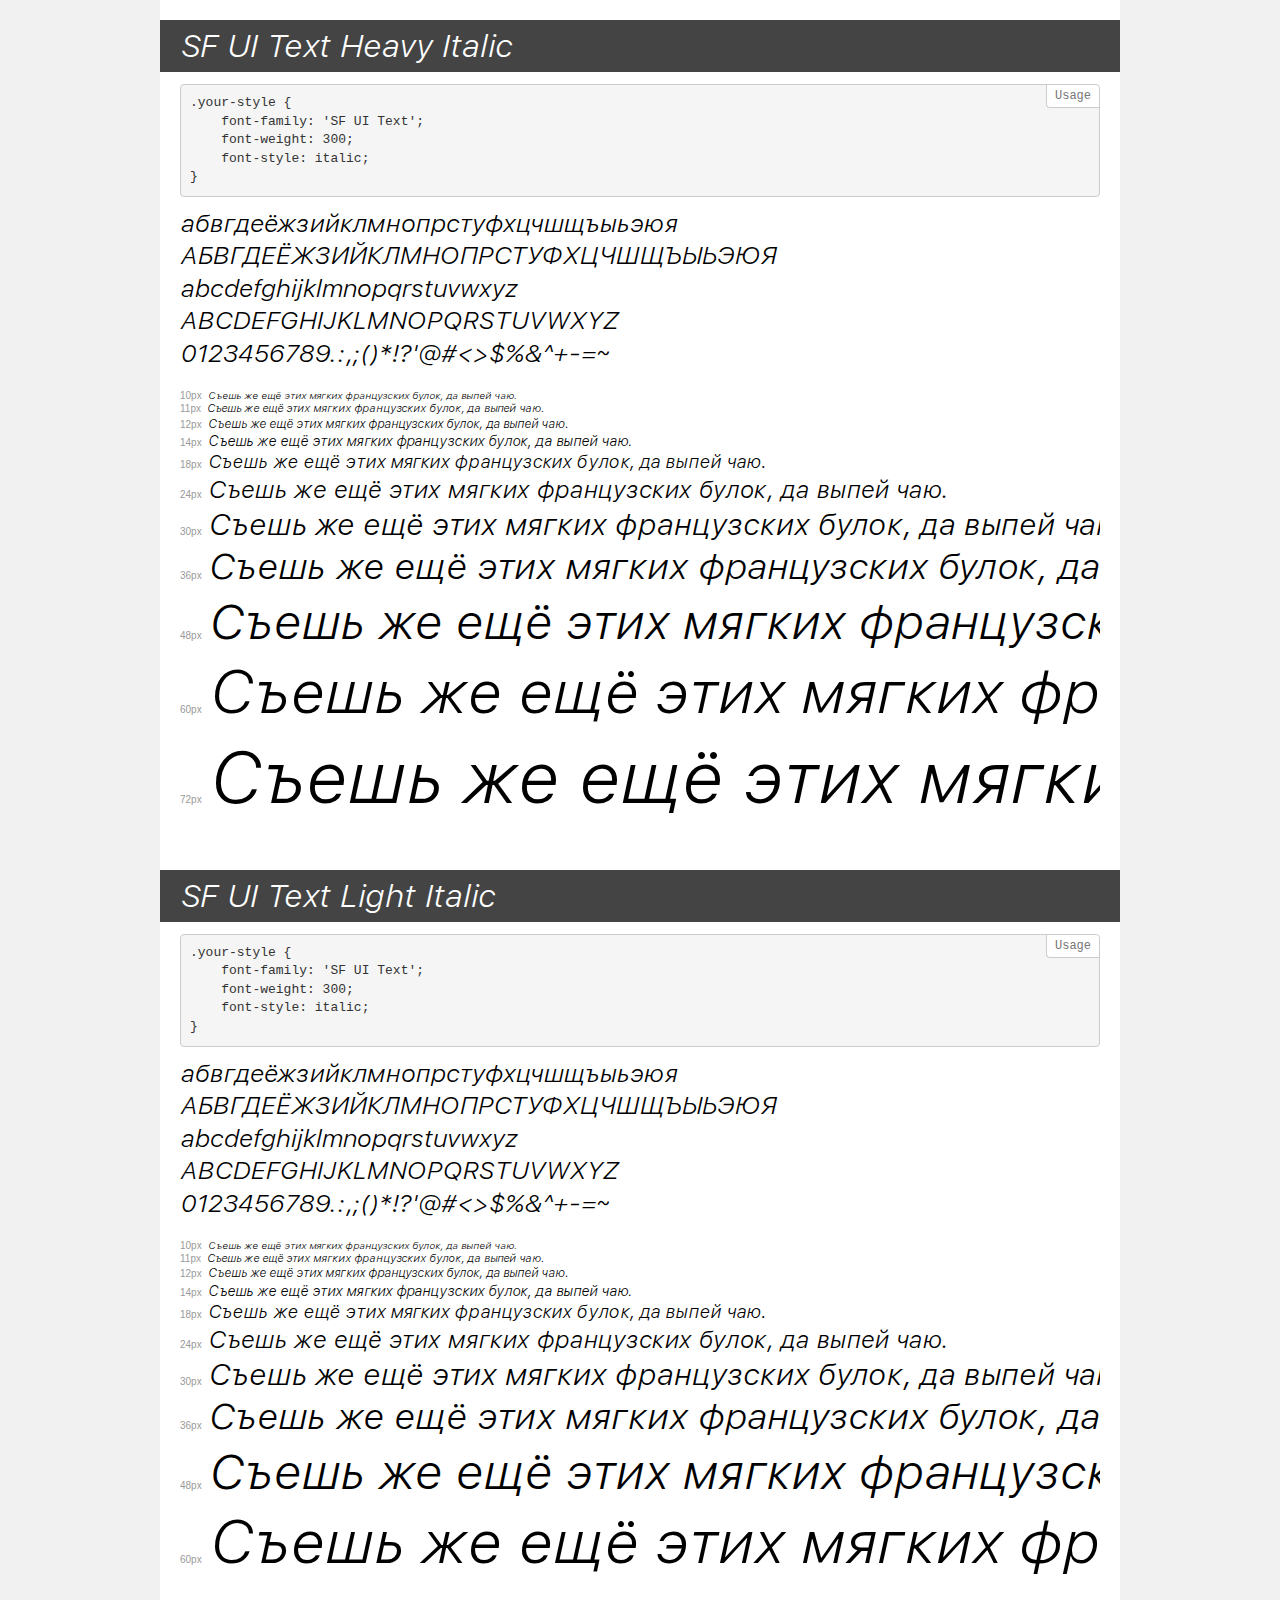
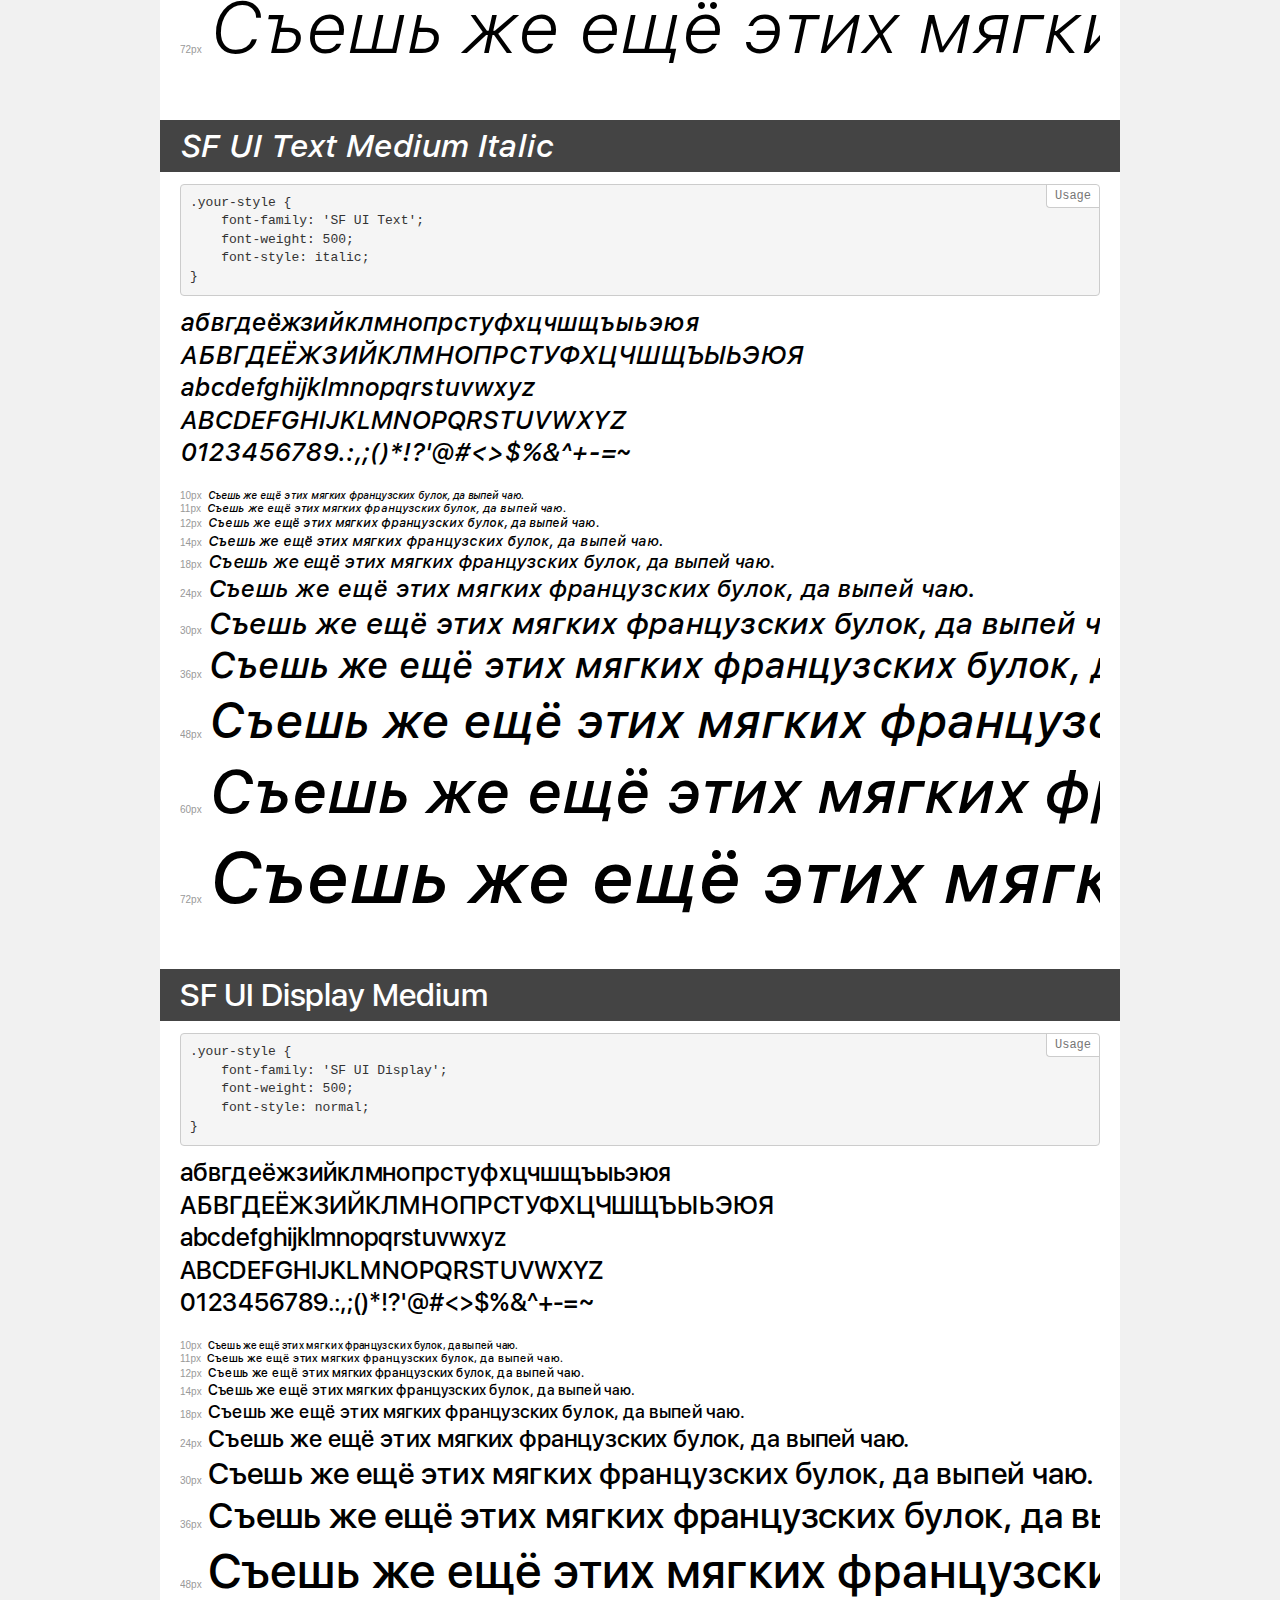
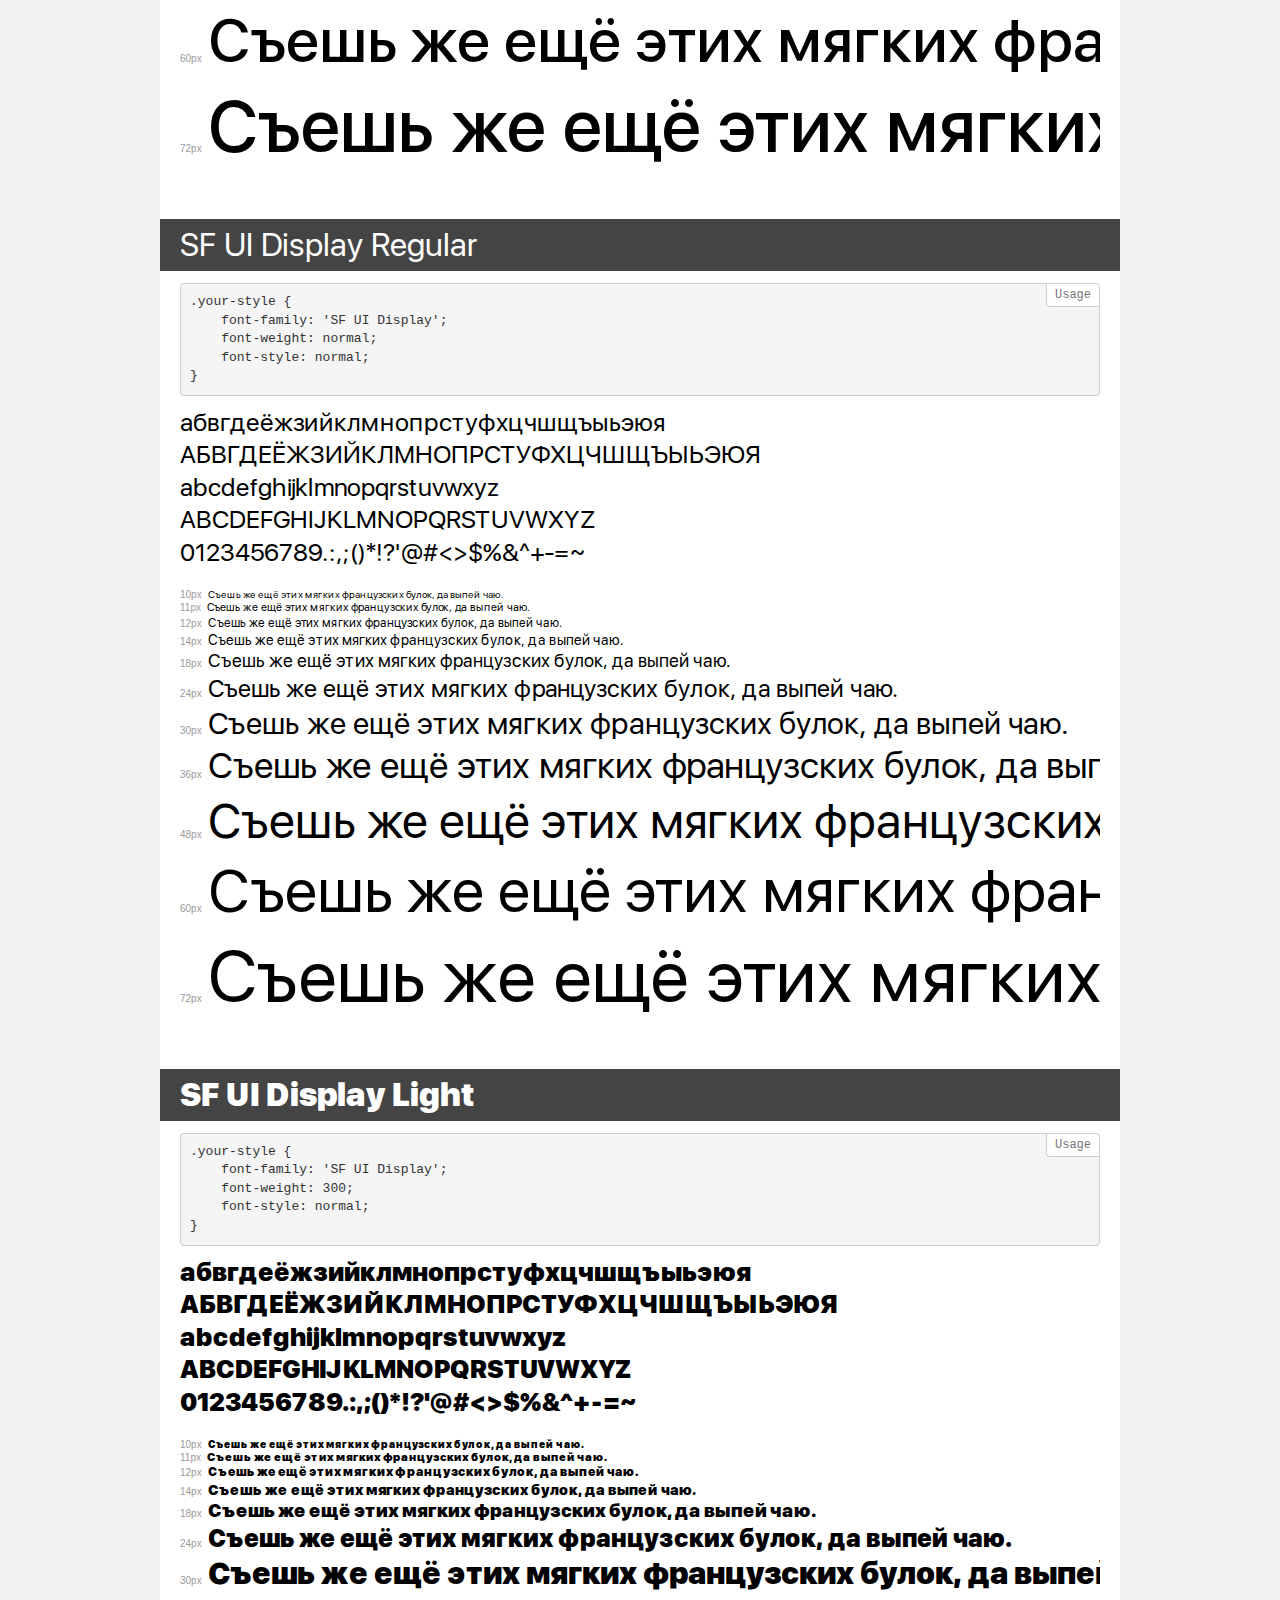
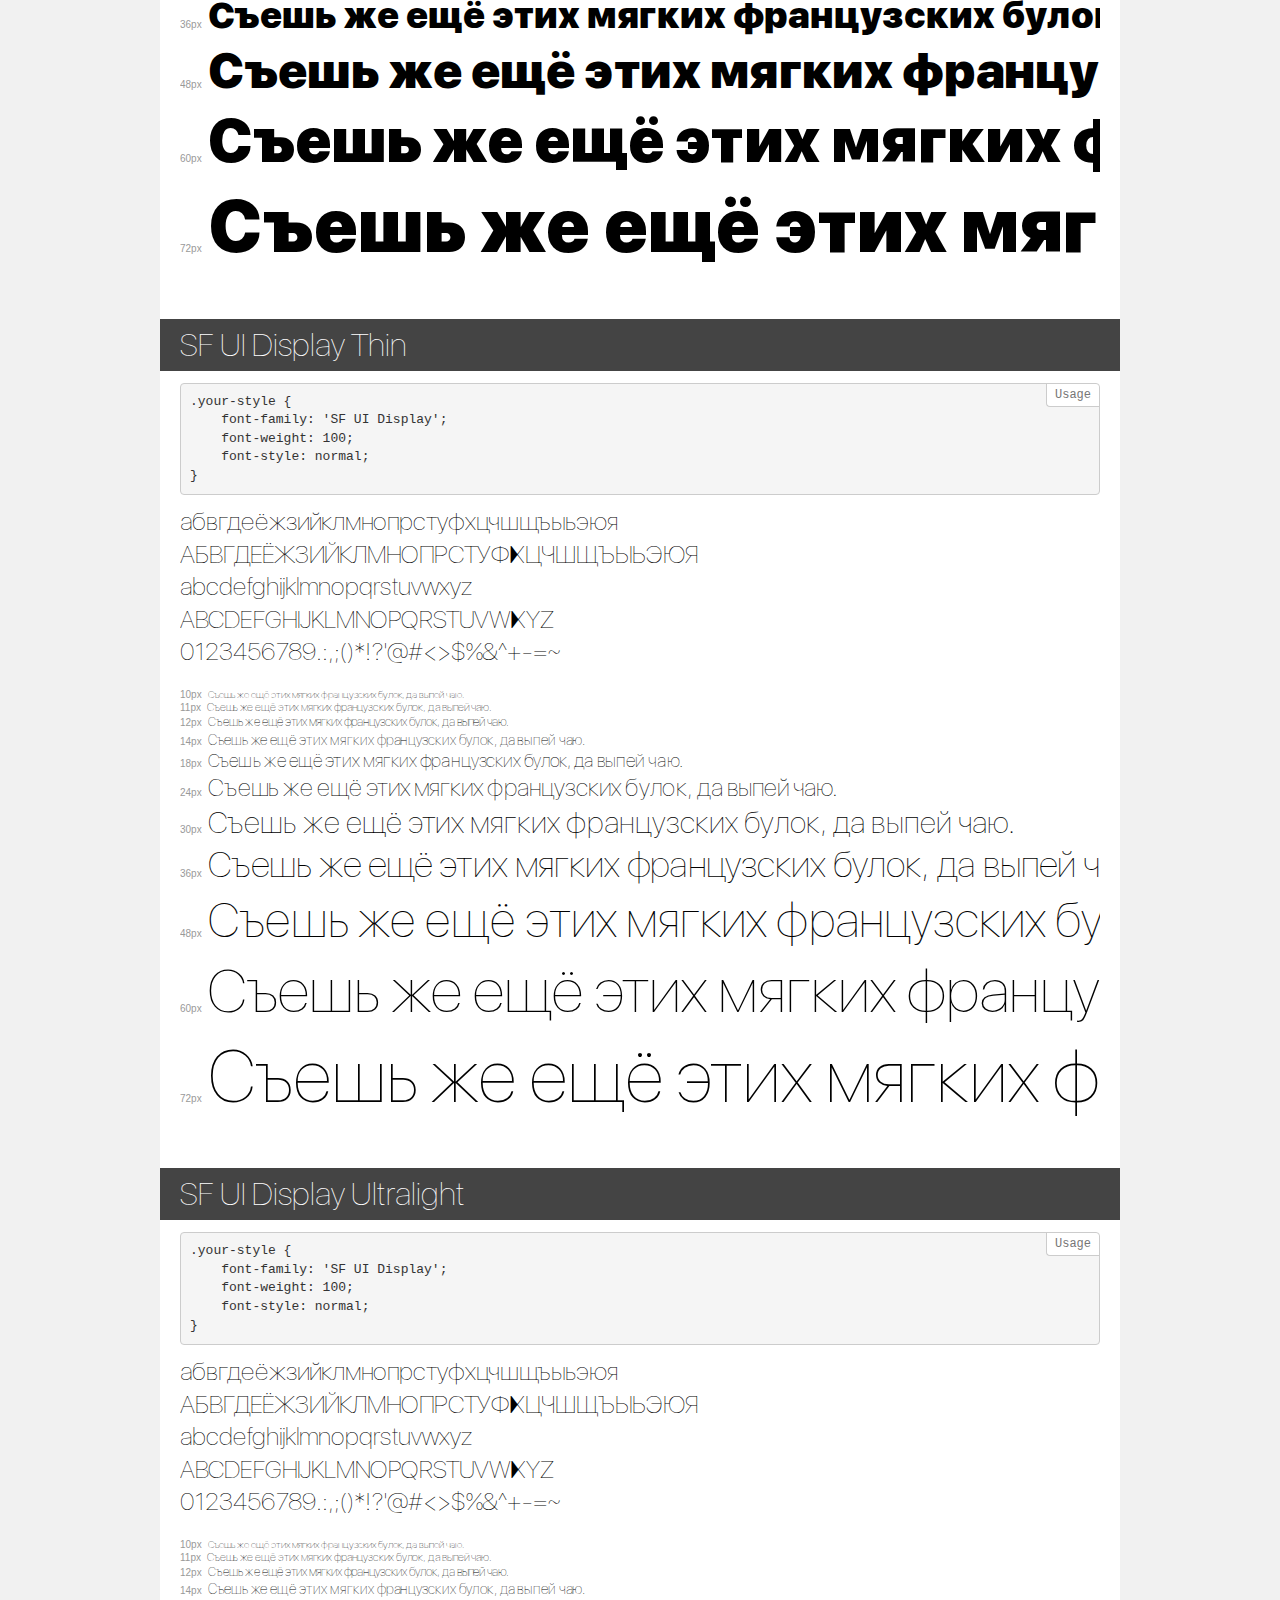
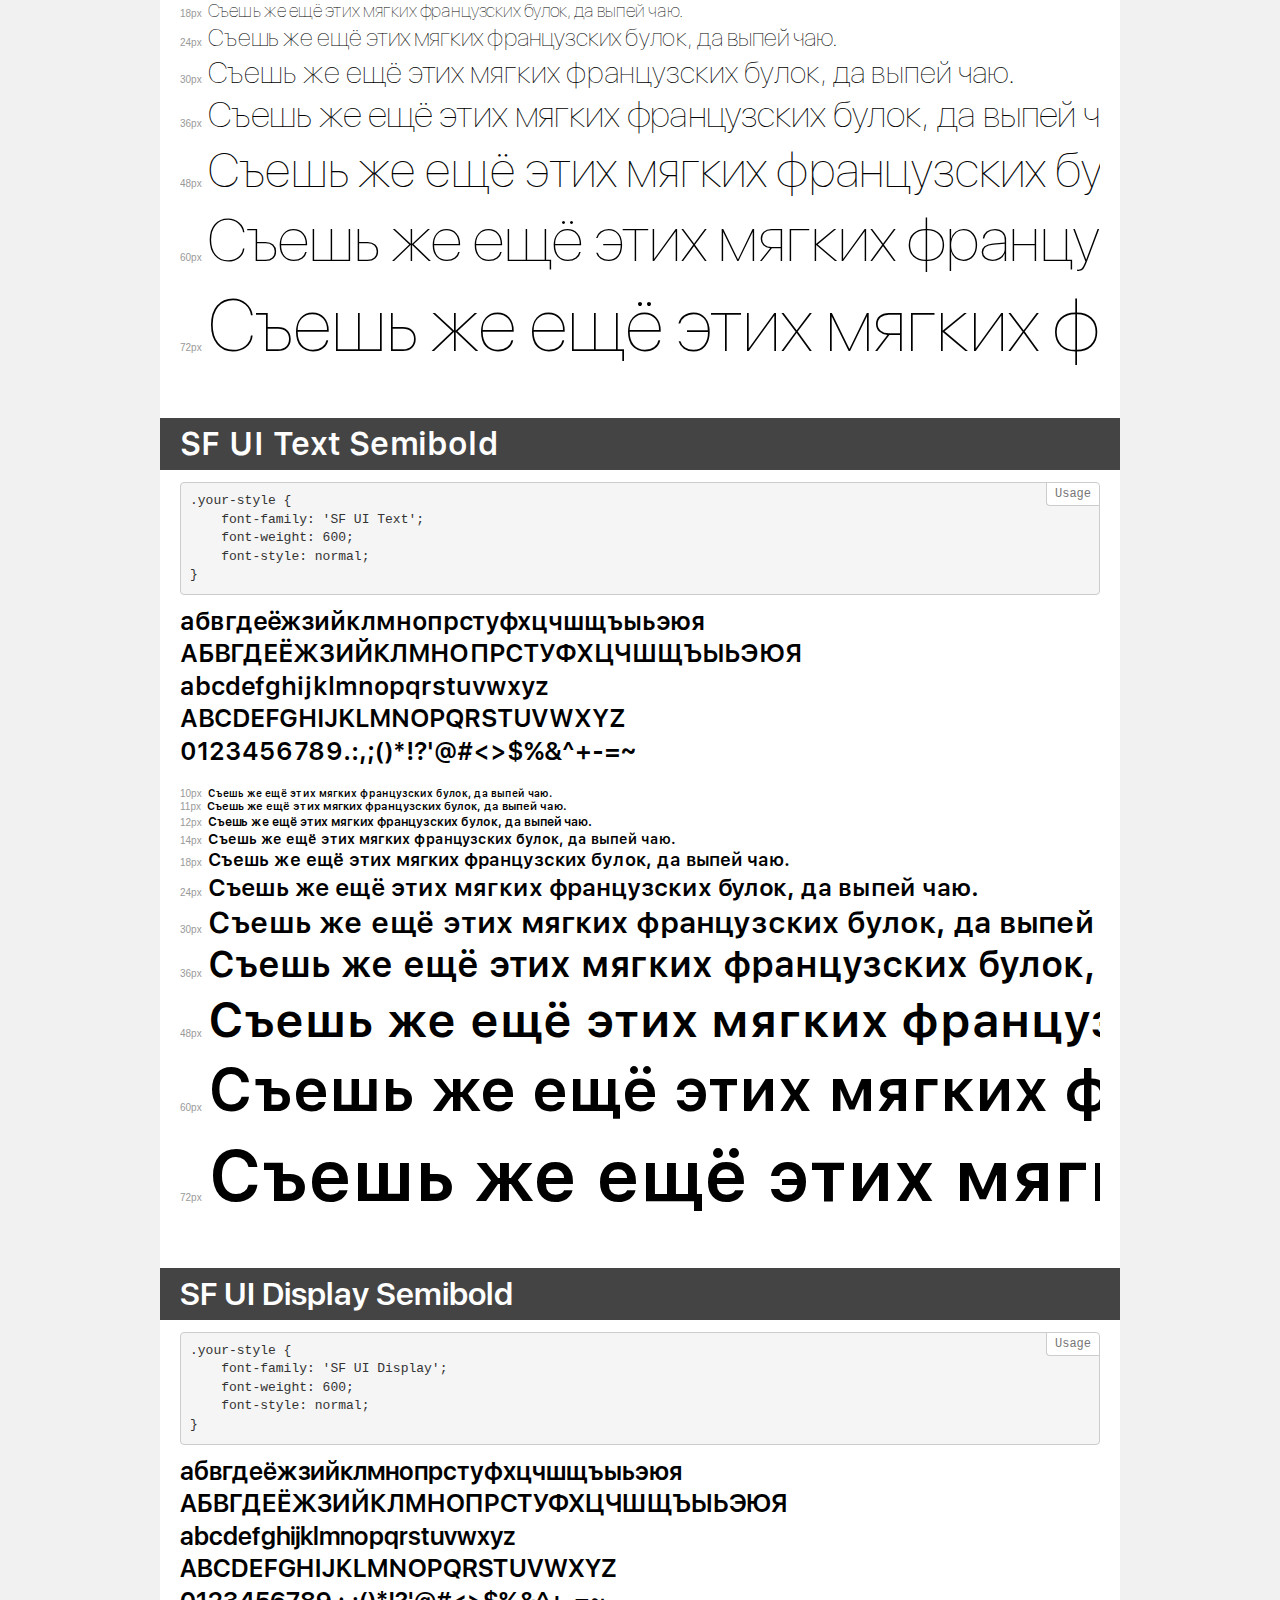
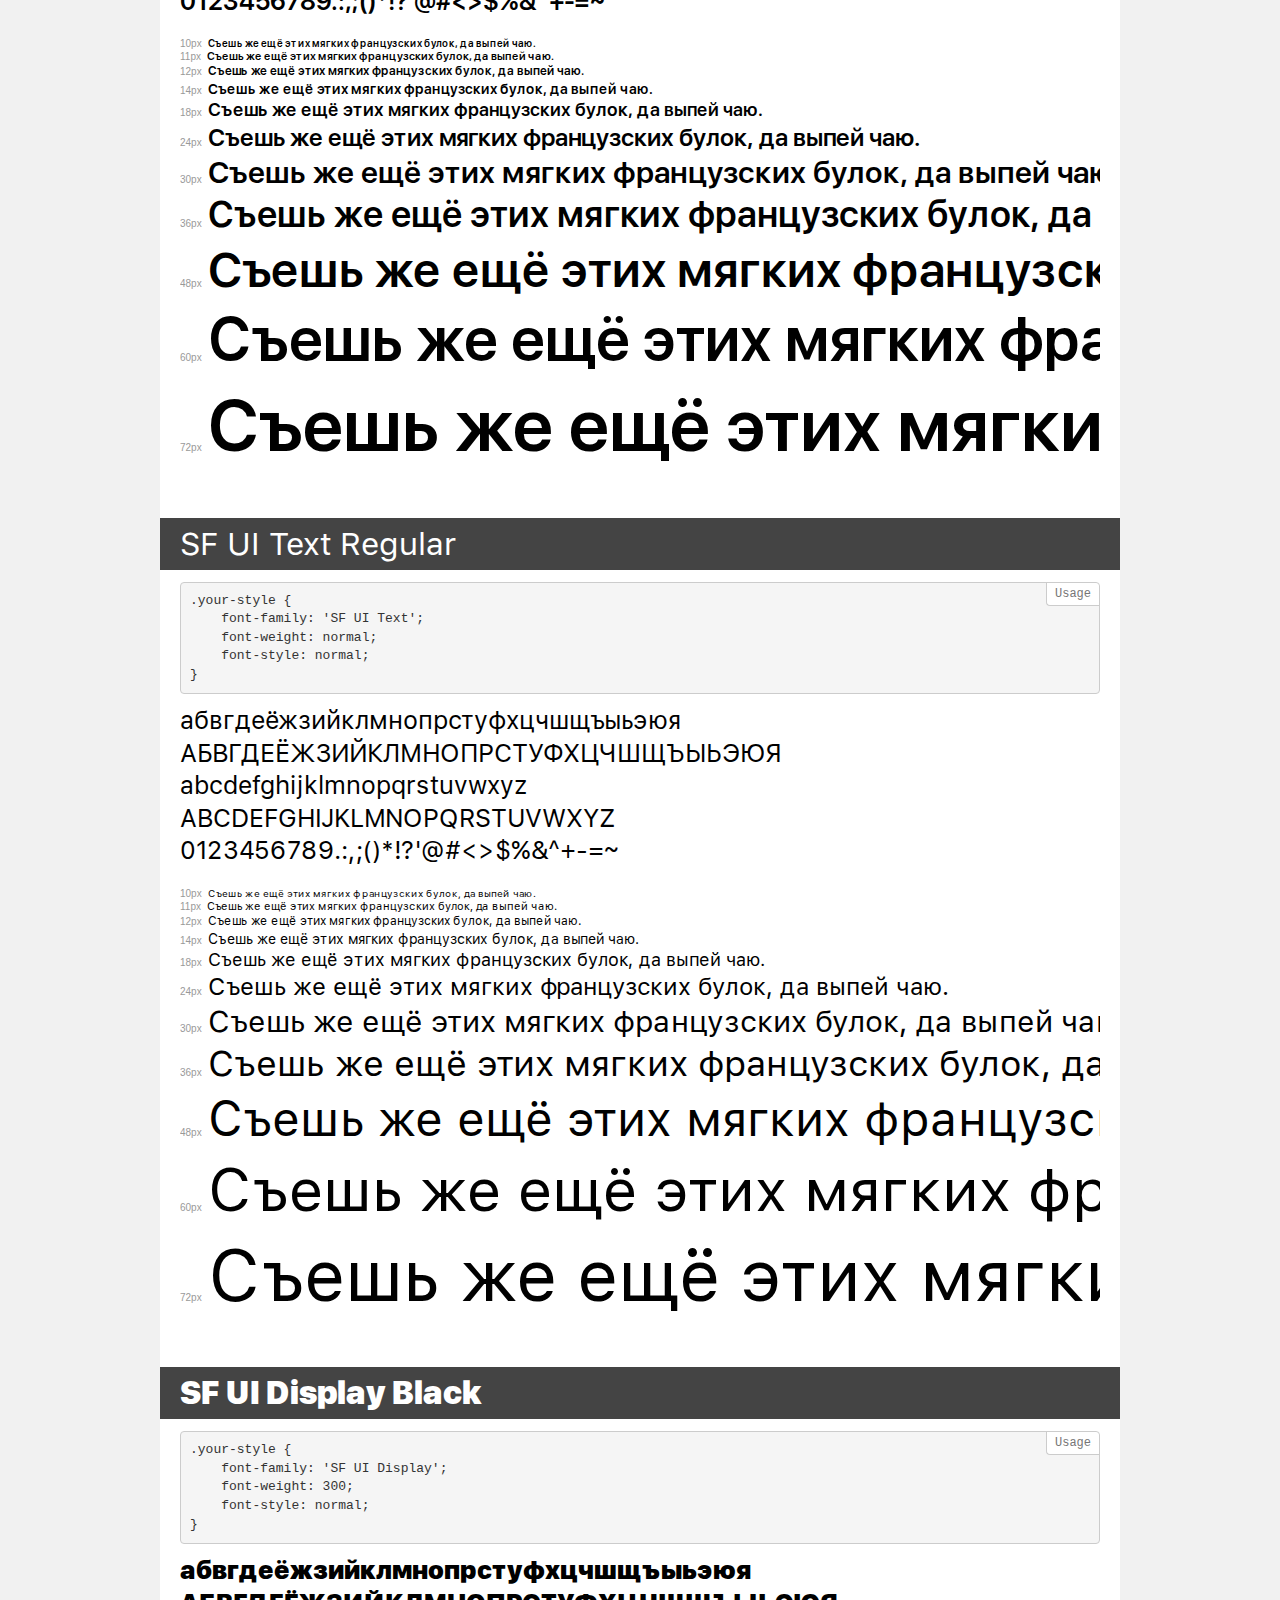
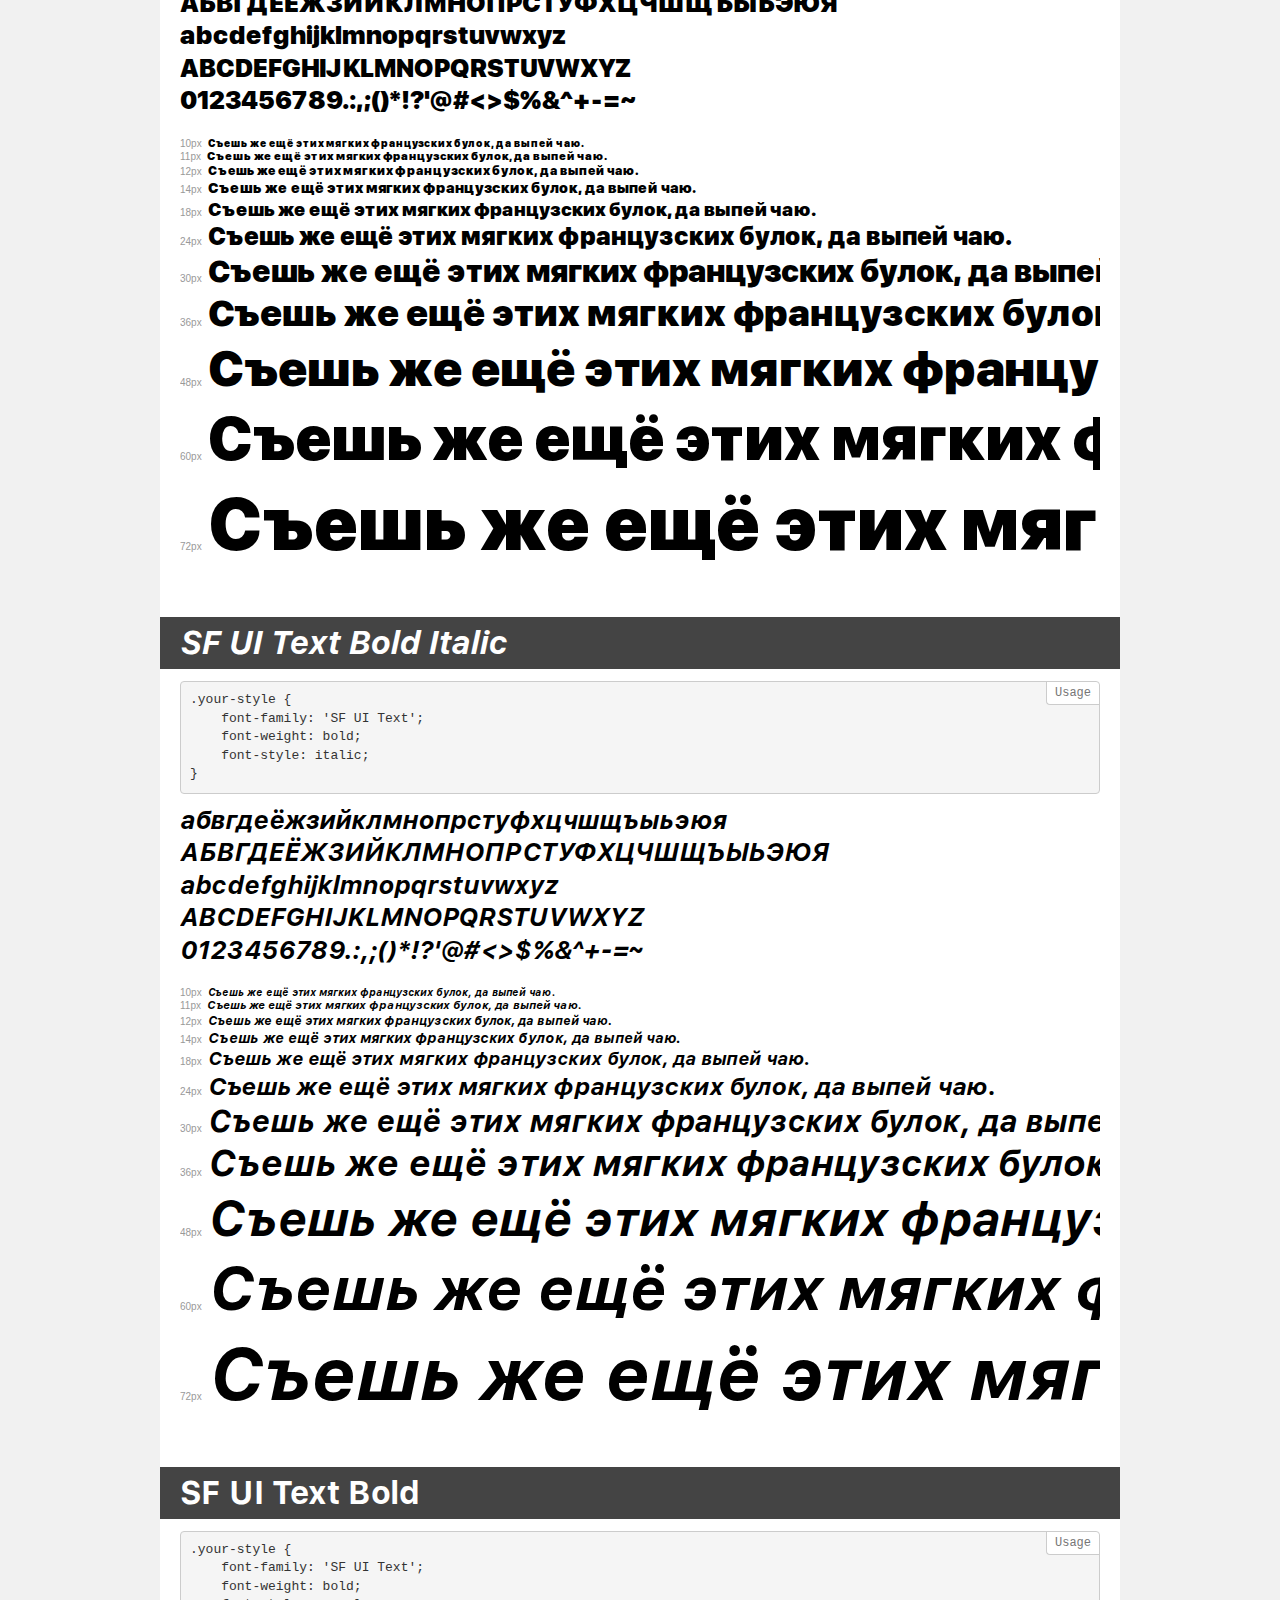
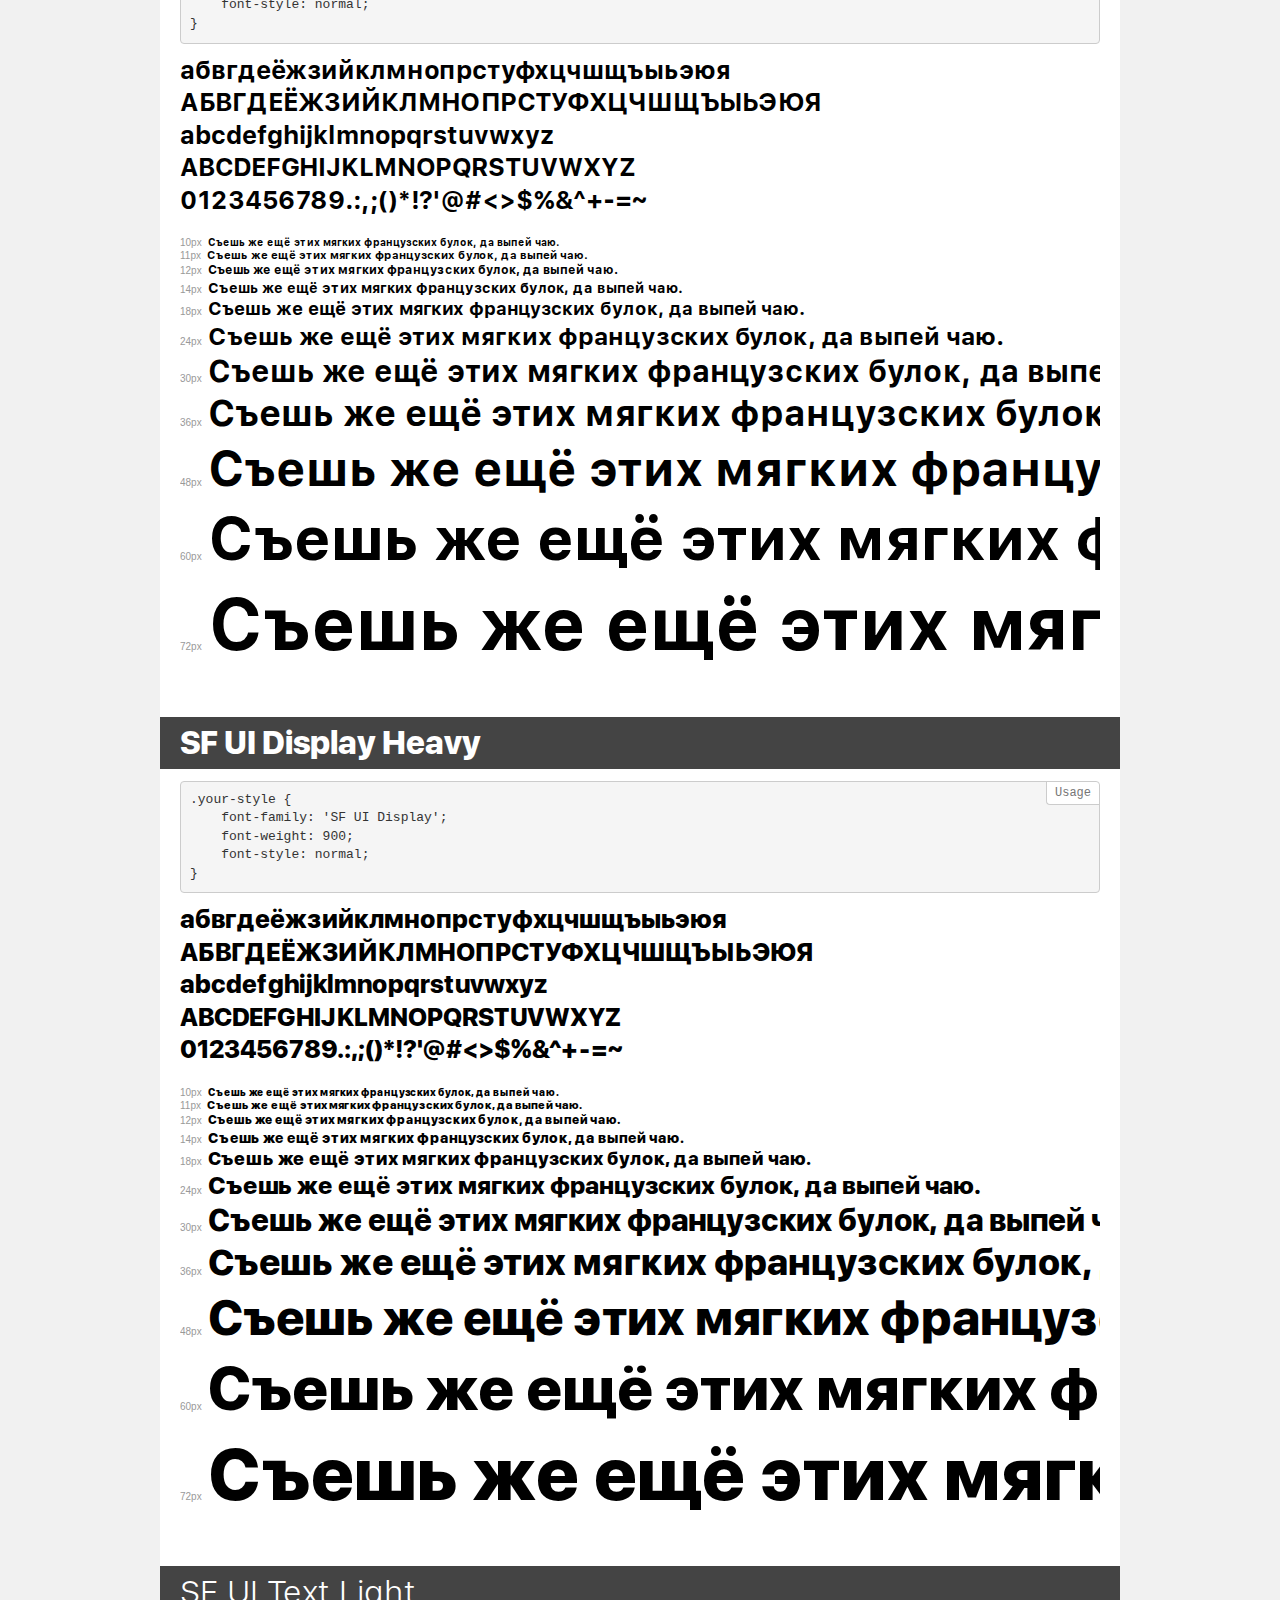
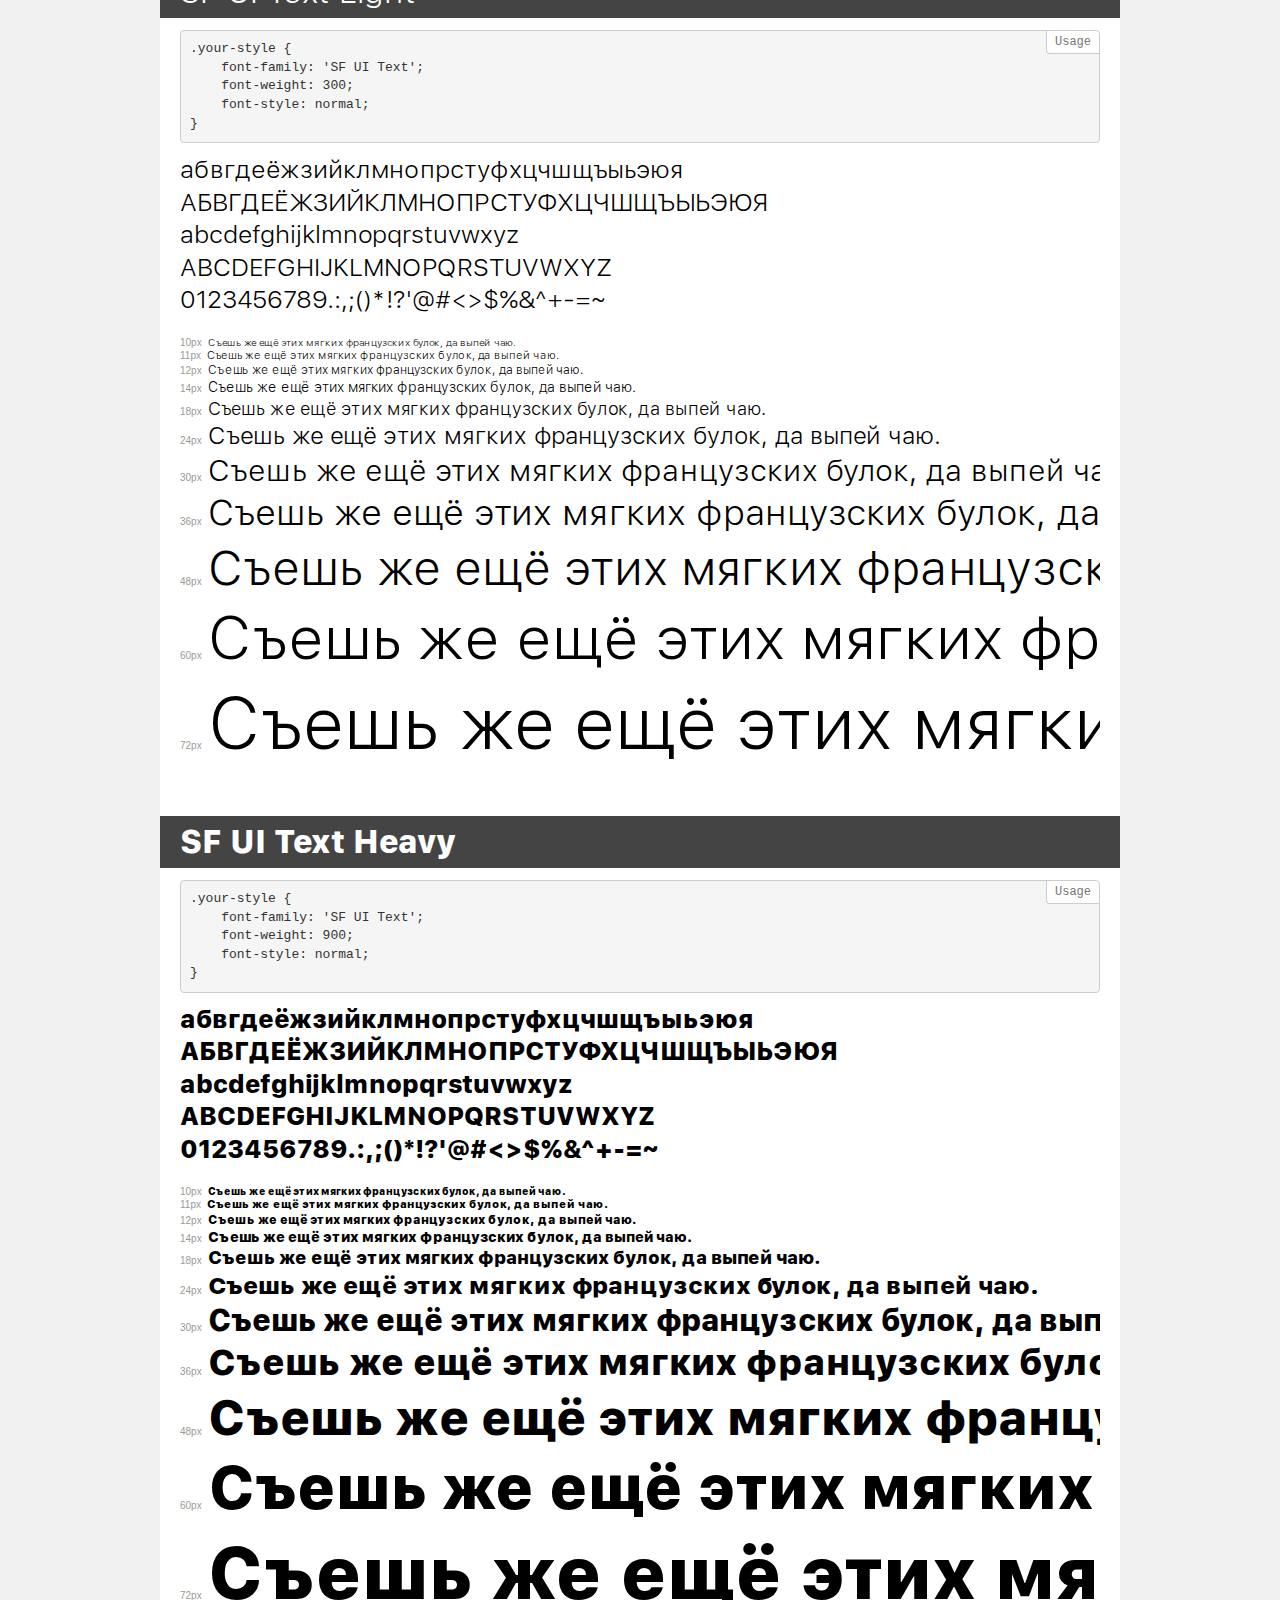
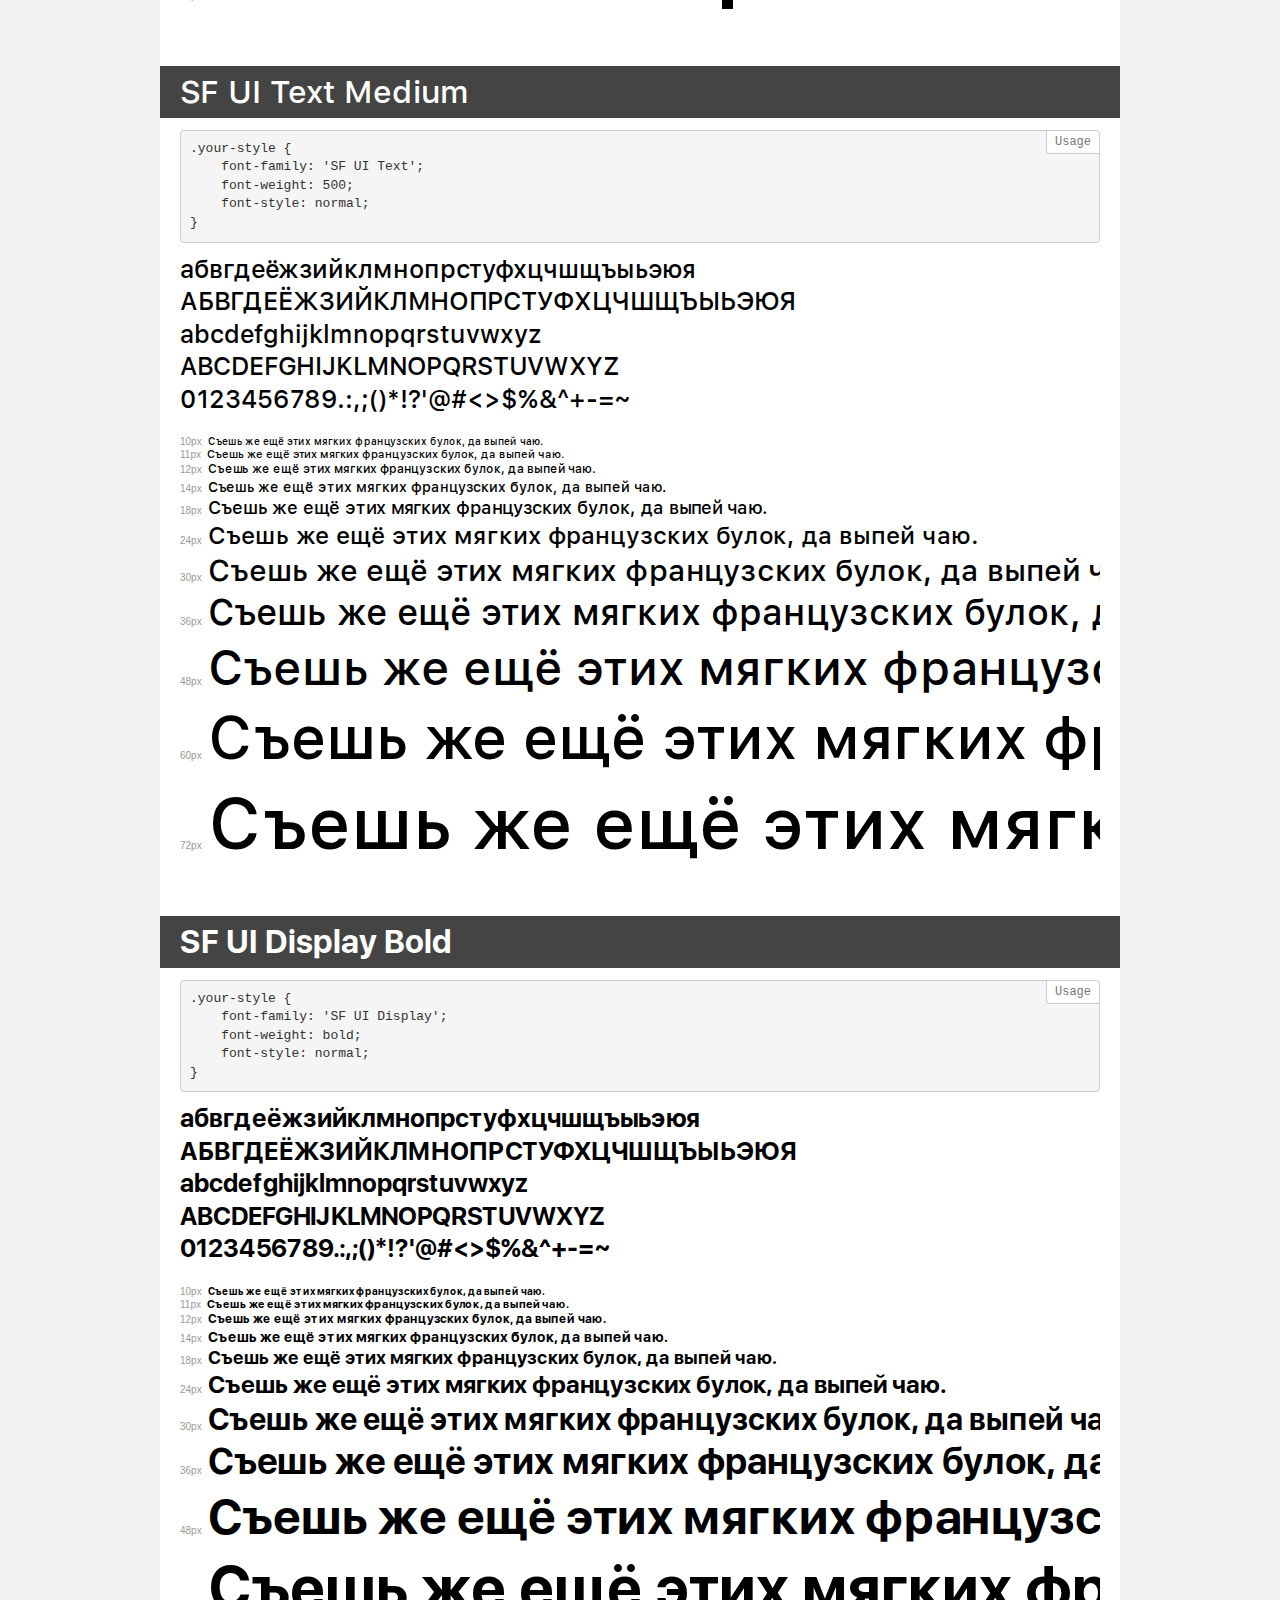
<file: fonts/demo.html>
<!DOCTYPE html>
<html>
<head>
	<meta charset="utf-8">
	<meta http-equiv="X-UA-Compatible" content="IE=edge">
	<meta name="viewport" content="width=device-width, initial-scale=1">
	<meta name="robots" content="noindex, noarchive">
	<title>Transfonter demo</title>
	<link href="stylesheet.css" rel="stylesheet">
	<style>
		/*
		http://meyerweb.com/eric/tools/css/reset/
		v2.0 | 20110126
		License: none (public domain)
		*/
		html, body, div, span, applet, object, iframe,
		h1, h2, h3, h4, h5, h6, p, blockquote, pre,
		a, abbr, acronym, address, big, cite, code,
		del, dfn, em, img, ins, kbd, q, s, samp,
		small, strike, strong, sub, sup, tt, var,
		b, u, i, center,
		dl, dt, dd, ol, ul, li,
		fieldset, form, label, legend,
		table, caption, tbody, tfoot, thead, tr, th, td,
		article, aside, canvas, details, embed,
		figure, figcaption, footer, header, hgroup,
		menu, nav, output, ruby, section, summary,
		time, mark, audio, video {
			margin: 0;
			padding: 0;
			border: 0;
			font-size: 100%;
			font: inherit;
			vertical-align: baseline;
		}
		/* HTML5 display-role reset for older browsers */
		article, aside, details, figcaption, figure,
		footer, header, hgroup, menu, nav, section {
			display: block;
		}
		body {
			line-height: 1;
		}
		ol, ul {
			list-style: none;
		}
		blockquote, q {
			quotes: none;
		}
		blockquote:before, blockquote:after,
		q:before, q:after {
			content: '';
			content: none;
		}
		table {
			border-collapse: collapse;
			border-spacing: 0;
		}
		/* common styles */
		body {
			background: #f1f1f1;
			color: #000;
		}
		.page {
			background: #fff;
			width: 920px;
			margin: 0 auto;
			padding: 20px 20px 0 20px;
			overflow: hidden;
		}
		.font-container {
			overflow-x: auto;
			overflow-y: hidden;
			margin-bottom: 40px;
			line-height: 1.3;
			white-space: nowrap;
			padding-bottom: 5px;
		}
		h1 {
			position: relative;
			background: #444;
			font-size: 32px;
			color: #fff;
			padding: 10px 20px;
			margin: 0 -20px 12px -20px;
		}
		.letters {
			font-size: 25px;
			margin-bottom: 20px;
		}
		.s10:before {
			content: '10px';
		}
		.s11:before {
			content: '11px';
		}
		.s12:before {
			content: '12px';
		}
		.s14:before {
			content: '14px';
		}
		.s18:before {
			content: '18px';
		}
		.s24:before {
			content: '24px';
		}
		.s30:before {
			content: '30px';
		}
		.s36:before {
			content: '36px';
		}
		.s48:before {
			content: '48px';
		}
		.s60:before {
			content: '60px';
		}
		.s72:before {
			content: '72px';
		}
		.s10:before, .s11:before, .s12:before, .s14:before,
		.s18:before, .s24:before, .s30:before, .s36:before,
		.s48:before, .s60:before, .s72:before {
			font-family: Arial, sans-serif;
			font-size: 10px;
			font-weight: normal;
			font-style: normal;
			color: #999;
			padding-right: 6px;
		}
		pre {
			display: block;
			position: relative;
			padding: 9px;
			margin: 0 0 10px;
			font-family: Monaco, Menlo, Consolas, "Courier New", monospace !important;
			font-size: 13px;
			line-height: 1.428571429;
			color: #333;
			font-weight: normal !important;
			font-style: normal !important;
			background-color: #f5f5f5;
			border: 1px solid #ccc;
			overflow-x: auto;
			border-radius: 4px;
		}
		pre:after {
			display: block;
			position: absolute;
			right: 0;
			top: 0;
			content: 'Usage';
			line-height: 1;
			padding: 5px 8px;
			font-size: 12px;
			color: #767676;
			background-color: #fff;
			border: 1px solid #ccc;
			border-right: none;
			border-top: none;
			border-radius: 0 4px 0 4px;
			z-index: 10;
		}
		/* responsive */
		@media (max-width: 959px) {
			.page {
				width: auto;
				margin: 0;
			}
		}
	</style>
</head>
<body>
<div class="page">
	<div class="demo" style="font-family: 'SF UI Text'; font-weight: 300; font-style: italic;">
		<h1>SF UI Text Heavy Italic</h1>
		<pre>.your-style {
    font-family: 'SF UI Text';
    font-weight: 300;
    font-style: italic;
}</pre>
		<div class="font-container">
			<p class="letters">
				абвгдеёжзийклмнопрстуфхцчшщъыьэюя <br />
				АБВГДЕЁЖЗИЙКЛМНОПРСТУФХЦЧШЩЪЫЬЭЮЯ <br />
				abcdefghijklmnopqrstuvwxyz <br />
				ABCDEFGHIJKLMNOPQRSTUVWXYZ <br />				0123456789.:,;()*!?'@#<>$%&^+-=~
			</p>
			<p class="s10" style="font-size: 10px;">Съешь же ещё этих мягких французских булок, да выпей чаю.</p>
			<p class="s11" style="font-size: 11px;">Съешь же ещё этих мягких французских булок, да выпей чаю.</p>
			<p class="s12" style="font-size: 12px;">Съешь же ещё этих мягких французских булок, да выпей чаю.</p>
			<p class="s14" style="font-size: 14px;">Съешь же ещё этих мягких французских булок, да выпей чаю.</p>
			<p class="s18" style="font-size: 18px;">Съешь же ещё этих мягких французских булок, да выпей чаю.</p>
			<p class="s24" style="font-size: 24px;">Съешь же ещё этих мягких французских булок, да выпей чаю.</p>
			<p class="s30" style="font-size: 30px;">Съешь же ещё этих мягких французских булок, да выпей чаю.</p>
			<p class="s36" style="font-size: 36px;">Съешь же ещё этих мягких французских булок, да выпей чаю.</p>
			<p class="s48" style="font-size: 48px;">Съешь же ещё этих мягких французских булок, да выпей чаю.</p>
			<p class="s60" style="font-size: 60px;">Съешь же ещё этих мягких французских булок, да выпей чаю.</p>
			<p class="s72" style="font-size: 72px;">Съешь же ещё этих мягких французских булок, да выпей чаю.</p>
		</div>
	</div>
	<div class="demo" style="font-family: 'SF UI Text'; font-weight: 300; font-style: italic;">
		<h1>SF UI Text Light Italic</h1>
		<pre>.your-style {
    font-family: 'SF UI Text';
    font-weight: 300;
    font-style: italic;
}</pre>
		<div class="font-container">
			<p class="letters">
				абвгдеёжзийклмнопрстуфхцчшщъыьэюя <br />
				АБВГДЕЁЖЗИЙКЛМНОПРСТУФХЦЧШЩЪЫЬЭЮЯ <br />
				abcdefghijklmnopqrstuvwxyz <br />
				ABCDEFGHIJKLMNOPQRSTUVWXYZ <br />				0123456789.:,;()*!?'@#<>$%&^+-=~
			</p>
			<p class="s10" style="font-size: 10px;">Съешь же ещё этих мягких французских булок, да выпей чаю.</p>
			<p class="s11" style="font-size: 11px;">Съешь же ещё этих мягких французских булок, да выпей чаю.</p>
			<p class="s12" style="font-size: 12px;">Съешь же ещё этих мягких французских булок, да выпей чаю.</p>
			<p class="s14" style="font-size: 14px;">Съешь же ещё этих мягких французских булок, да выпей чаю.</p>
			<p class="s18" style="font-size: 18px;">Съешь же ещё этих мягких французских булок, да выпей чаю.</p>
			<p class="s24" style="font-size: 24px;">Съешь же ещё этих мягких французских булок, да выпей чаю.</p>
			<p class="s30" style="font-size: 30px;">Съешь же ещё этих мягких французских булок, да выпей чаю.</p>
			<p class="s36" style="font-size: 36px;">Съешь же ещё этих мягких французских булок, да выпей чаю.</p>
			<p class="s48" style="font-size: 48px;">Съешь же ещё этих мягких французских булок, да выпей чаю.</p>
			<p class="s60" style="font-size: 60px;">Съешь же ещё этих мягких французских булок, да выпей чаю.</p>
			<p class="s72" style="font-size: 72px;">Съешь же ещё этих мягких французских булок, да выпей чаю.</p>
		</div>
	</div>
	<div class="demo" style="font-family: 'SF UI Text'; font-weight: 500; font-style: italic;">
		<h1>SF UI Text Medium Italic</h1>
		<pre>.your-style {
    font-family: 'SF UI Text';
    font-weight: 500;
    font-style: italic;
}</pre>
		<div class="font-container">
			<p class="letters">
				абвгдеёжзийклмнопрстуфхцчшщъыьэюя <br />
				АБВГДЕЁЖЗИЙКЛМНОПРСТУФХЦЧШЩЪЫЬЭЮЯ <br />
				abcdefghijklmnopqrstuvwxyz <br />
				ABCDEFGHIJKLMNOPQRSTUVWXYZ <br />				0123456789.:,;()*!?'@#<>$%&^+-=~
			</p>
			<p class="s10" style="font-size: 10px;">Съешь же ещё этих мягких французских булок, да выпей чаю.</p>
			<p class="s11" style="font-size: 11px;">Съешь же ещё этих мягких французских булок, да выпей чаю.</p>
			<p class="s12" style="font-size: 12px;">Съешь же ещё этих мягких французских булок, да выпей чаю.</p>
			<p class="s14" style="font-size: 14px;">Съешь же ещё этих мягких французских булок, да выпей чаю.</p>
			<p class="s18" style="font-size: 18px;">Съешь же ещё этих мягких французских булок, да выпей чаю.</p>
			<p class="s24" style="font-size: 24px;">Съешь же ещё этих мягких французских булок, да выпей чаю.</p>
			<p class="s30" style="font-size: 30px;">Съешь же ещё этих мягких французских булок, да выпей чаю.</p>
			<p class="s36" style="font-size: 36px;">Съешь же ещё этих мягких французских булок, да выпей чаю.</p>
			<p class="s48" style="font-size: 48px;">Съешь же ещё этих мягких французских булок, да выпей чаю.</p>
			<p class="s60" style="font-size: 60px;">Съешь же ещё этих мягких французских булок, да выпей чаю.</p>
			<p class="s72" style="font-size: 72px;">Съешь же ещё этих мягких французских булок, да выпей чаю.</p>
		</div>
	</div>
	<div class="demo" style="font-family: 'SF UI Display'; font-weight: 500; font-style: normal;">
		<h1>SF UI Display Medium</h1>
		<pre>.your-style {
    font-family: 'SF UI Display';
    font-weight: 500;
    font-style: normal;
}</pre>
		<div class="font-container">
			<p class="letters">
				абвгдеёжзийклмнопрстуфхцчшщъыьэюя <br />
				АБВГДЕЁЖЗИЙКЛМНОПРСТУФХЦЧШЩЪЫЬЭЮЯ <br />
				abcdefghijklmnopqrstuvwxyz <br />
				ABCDEFGHIJKLMNOPQRSTUVWXYZ <br />				0123456789.:,;()*!?'@#<>$%&^+-=~
			</p>
			<p class="s10" style="font-size: 10px;">Съешь же ещё этих мягких французских булок, да выпей чаю.</p>
			<p class="s11" style="font-size: 11px;">Съешь же ещё этих мягких французских булок, да выпей чаю.</p>
			<p class="s12" style="font-size: 12px;">Съешь же ещё этих мягких французских булок, да выпей чаю.</p>
			<p class="s14" style="font-size: 14px;">Съешь же ещё этих мягких французских булок, да выпей чаю.</p>
			<p class="s18" style="font-size: 18px;">Съешь же ещё этих мягких французских булок, да выпей чаю.</p>
			<p class="s24" style="font-size: 24px;">Съешь же ещё этих мягких французских булок, да выпей чаю.</p>
			<p class="s30" style="font-size: 30px;">Съешь же ещё этих мягких французских булок, да выпей чаю.</p>
			<p class="s36" style="font-size: 36px;">Съешь же ещё этих мягких французских булок, да выпей чаю.</p>
			<p class="s48" style="font-size: 48px;">Съешь же ещё этих мягких французских булок, да выпей чаю.</p>
			<p class="s60" style="font-size: 60px;">Съешь же ещё этих мягких французских булок, да выпей чаю.</p>
			<p class="s72" style="font-size: 72px;">Съешь же ещё этих мягких французских булок, да выпей чаю.</p>
		</div>
	</div>
	<div class="demo" style="font-family: 'SF UI Display'; font-weight: normal; font-style: normal;">
		<h1>SF UI Display Regular</h1>
		<pre>.your-style {
    font-family: 'SF UI Display';
    font-weight: normal;
    font-style: normal;
}</pre>
		<div class="font-container">
			<p class="letters">
				абвгдеёжзийклмнопрстуфхцчшщъыьэюя <br />
				АБВГДЕЁЖЗИЙКЛМНОПРСТУФХЦЧШЩЪЫЬЭЮЯ <br />
				abcdefghijklmnopqrstuvwxyz <br />
				ABCDEFGHIJKLMNOPQRSTUVWXYZ <br />				0123456789.:,;()*!?'@#<>$%&^+-=~
			</p>
			<p class="s10" style="font-size: 10px;">Съешь же ещё этих мягких французских булок, да выпей чаю.</p>
			<p class="s11" style="font-size: 11px;">Съешь же ещё этих мягких французских булок, да выпей чаю.</p>
			<p class="s12" style="font-size: 12px;">Съешь же ещё этих мягких французских булок, да выпей чаю.</p>
			<p class="s14" style="font-size: 14px;">Съешь же ещё этих мягких французских булок, да выпей чаю.</p>
			<p class="s18" style="font-size: 18px;">Съешь же ещё этих мягких французских булок, да выпей чаю.</p>
			<p class="s24" style="font-size: 24px;">Съешь же ещё этих мягких французских булок, да выпей чаю.</p>
			<p class="s30" style="font-size: 30px;">Съешь же ещё этих мягких французских булок, да выпей чаю.</p>
			<p class="s36" style="font-size: 36px;">Съешь же ещё этих мягких французских булок, да выпей чаю.</p>
			<p class="s48" style="font-size: 48px;">Съешь же ещё этих мягких французских булок, да выпей чаю.</p>
			<p class="s60" style="font-size: 60px;">Съешь же ещё этих мягких французских булок, да выпей чаю.</p>
			<p class="s72" style="font-size: 72px;">Съешь же ещё этих мягких французских булок, да выпей чаю.</p>
		</div>
	</div>
	<div class="demo" style="font-family: 'SF UI Display'; font-weight: 300; font-style: normal;">
		<h1>SF UI Display Light</h1>
		<pre>.your-style {
    font-family: 'SF UI Display';
    font-weight: 300;
    font-style: normal;
}</pre>
		<div class="font-container">
			<p class="letters">
				абвгдеёжзийклмнопрстуфхцчшщъыьэюя <br />
				АБВГДЕЁЖЗИЙКЛМНОПРСТУФХЦЧШЩЪЫЬЭЮЯ <br />
				abcdefghijklmnopqrstuvwxyz <br />
				ABCDEFGHIJKLMNOPQRSTUVWXYZ <br />				0123456789.:,;()*!?'@#<>$%&^+-=~
			</p>
			<p class="s10" style="font-size: 10px;">Съешь же ещё этих мягких французских булок, да выпей чаю.</p>
			<p class="s11" style="font-size: 11px;">Съешь же ещё этих мягких французских булок, да выпей чаю.</p>
			<p class="s12" style="font-size: 12px;">Съешь же ещё этих мягких французских булок, да выпей чаю.</p>
			<p class="s14" style="font-size: 14px;">Съешь же ещё этих мягких французских булок, да выпей чаю.</p>
			<p class="s18" style="font-size: 18px;">Съешь же ещё этих мягких французских булок, да выпей чаю.</p>
			<p class="s24" style="font-size: 24px;">Съешь же ещё этих мягких французских булок, да выпей чаю.</p>
			<p class="s30" style="font-size: 30px;">Съешь же ещё этих мягких французских булок, да выпей чаю.</p>
			<p class="s36" style="font-size: 36px;">Съешь же ещё этих мягких французских булок, да выпей чаю.</p>
			<p class="s48" style="font-size: 48px;">Съешь же ещё этих мягких французских булок, да выпей чаю.</p>
			<p class="s60" style="font-size: 60px;">Съешь же ещё этих мягких французских булок, да выпей чаю.</p>
			<p class="s72" style="font-size: 72px;">Съешь же ещё этих мягких французских булок, да выпей чаю.</p>
		</div>
	</div>
	<div class="demo" style="font-family: 'SF UI Display'; font-weight: 100; font-style: normal;">
		<h1>SF UI Display Thin</h1>
		<pre>.your-style {
    font-family: 'SF UI Display';
    font-weight: 100;
    font-style: normal;
}</pre>
		<div class="font-container">
			<p class="letters">
				абвгдеёжзийклмнопрстуфхцчшщъыьэюя <br />
				АБВГДЕЁЖЗИЙКЛМНОПРСТУФХЦЧШЩЪЫЬЭЮЯ <br />
				abcdefghijklmnopqrstuvwxyz <br />
				ABCDEFGHIJKLMNOPQRSTUVWXYZ <br />				0123456789.:,;()*!?'@#<>$%&^+-=~
			</p>
			<p class="s10" style="font-size: 10px;">Съешь же ещё этих мягких французских булок, да выпей чаю.</p>
			<p class="s11" style="font-size: 11px;">Съешь же ещё этих мягких французских булок, да выпей чаю.</p>
			<p class="s12" style="font-size: 12px;">Съешь же ещё этих мягких французских булок, да выпей чаю.</p>
			<p class="s14" style="font-size: 14px;">Съешь же ещё этих мягких французских булок, да выпей чаю.</p>
			<p class="s18" style="font-size: 18px;">Съешь же ещё этих мягких французских булок, да выпей чаю.</p>
			<p class="s24" style="font-size: 24px;">Съешь же ещё этих мягких французских булок, да выпей чаю.</p>
			<p class="s30" style="font-size: 30px;">Съешь же ещё этих мягких французских булок, да выпей чаю.</p>
			<p class="s36" style="font-size: 36px;">Съешь же ещё этих мягких французских булок, да выпей чаю.</p>
			<p class="s48" style="font-size: 48px;">Съешь же ещё этих мягких французских булок, да выпей чаю.</p>
			<p class="s60" style="font-size: 60px;">Съешь же ещё этих мягких французских булок, да выпей чаю.</p>
			<p class="s72" style="font-size: 72px;">Съешь же ещё этих мягких французских булок, да выпей чаю.</p>
		</div>
	</div>
	<div class="demo" style="font-family: 'SF UI Display'; font-weight: 100; font-style: normal;">
		<h1>SF UI Display Ultralight</h1>
		<pre>.your-style {
    font-family: 'SF UI Display';
    font-weight: 100;
    font-style: normal;
}</pre>
		<div class="font-container">
			<p class="letters">
				абвгдеёжзийклмнопрстуфхцчшщъыьэюя <br />
				АБВГДЕЁЖЗИЙКЛМНОПРСТУФХЦЧШЩЪЫЬЭЮЯ <br />
				abcdefghijklmnopqrstuvwxyz <br />
				ABCDEFGHIJKLMNOPQRSTUVWXYZ <br />				0123456789.:,;()*!?'@#<>$%&^+-=~
			</p>
			<p class="s10" style="font-size: 10px;">Съешь же ещё этих мягких французских булок, да выпей чаю.</p>
			<p class="s11" style="font-size: 11px;">Съешь же ещё этих мягких французских булок, да выпей чаю.</p>
			<p class="s12" style="font-size: 12px;">Съешь же ещё этих мягких французских булок, да выпей чаю.</p>
			<p class="s14" style="font-size: 14px;">Съешь же ещё этих мягких французских булок, да выпей чаю.</p>
			<p class="s18" style="font-size: 18px;">Съешь же ещё этих мягких французских булок, да выпей чаю.</p>
			<p class="s24" style="font-size: 24px;">Съешь же ещё этих мягких французских булок, да выпей чаю.</p>
			<p class="s30" style="font-size: 30px;">Съешь же ещё этих мягких французских булок, да выпей чаю.</p>
			<p class="s36" style="font-size: 36px;">Съешь же ещё этих мягких французских булок, да выпей чаю.</p>
			<p class="s48" style="font-size: 48px;">Съешь же ещё этих мягких французских булок, да выпей чаю.</p>
			<p class="s60" style="font-size: 60px;">Съешь же ещё этих мягких французских булок, да выпей чаю.</p>
			<p class="s72" style="font-size: 72px;">Съешь же ещё этих мягких французских булок, да выпей чаю.</p>
		</div>
	</div>
	<div class="demo" style="font-family: 'SF UI Text'; font-weight: 600; font-style: normal;">
		<h1>SF UI Text Semibold</h1>
		<pre>.your-style {
    font-family: 'SF UI Text';
    font-weight: 600;
    font-style: normal;
}</pre>
		<div class="font-container">
			<p class="letters">
				абвгдеёжзийклмнопрстуфхцчшщъыьэюя <br />
				АБВГДЕЁЖЗИЙКЛМНОПРСТУФХЦЧШЩЪЫЬЭЮЯ <br />
				abcdefghijklmnopqrstuvwxyz <br />
				ABCDEFGHIJKLMNOPQRSTUVWXYZ <br />				0123456789.:,;()*!?'@#<>$%&^+-=~
			</p>
			<p class="s10" style="font-size: 10px;">Съешь же ещё этих мягких французских булок, да выпей чаю.</p>
			<p class="s11" style="font-size: 11px;">Съешь же ещё этих мягких французских булок, да выпей чаю.</p>
			<p class="s12" style="font-size: 12px;">Съешь же ещё этих мягких французских булок, да выпей чаю.</p>
			<p class="s14" style="font-size: 14px;">Съешь же ещё этих мягких французских булок, да выпей чаю.</p>
			<p class="s18" style="font-size: 18px;">Съешь же ещё этих мягких французских булок, да выпей чаю.</p>
			<p class="s24" style="font-size: 24px;">Съешь же ещё этих мягких французских булок, да выпей чаю.</p>
			<p class="s30" style="font-size: 30px;">Съешь же ещё этих мягких французских булок, да выпей чаю.</p>
			<p class="s36" style="font-size: 36px;">Съешь же ещё этих мягких французских булок, да выпей чаю.</p>
			<p class="s48" style="font-size: 48px;">Съешь же ещё этих мягких французских булок, да выпей чаю.</p>
			<p class="s60" style="font-size: 60px;">Съешь же ещё этих мягких французских булок, да выпей чаю.</p>
			<p class="s72" style="font-size: 72px;">Съешь же ещё этих мягких французских булок, да выпей чаю.</p>
		</div>
	</div>
	<div class="demo" style="font-family: 'SF UI Display'; font-weight: 600; font-style: normal;">
		<h1>SF UI Display Semibold</h1>
		<pre>.your-style {
    font-family: 'SF UI Display';
    font-weight: 600;
    font-style: normal;
}</pre>
		<div class="font-container">
			<p class="letters">
				абвгдеёжзийклмнопрстуфхцчшщъыьэюя <br />
				АБВГДЕЁЖЗИЙКЛМНОПРСТУФХЦЧШЩЪЫЬЭЮЯ <br />
				abcdefghijklmnopqrstuvwxyz <br />
				ABCDEFGHIJKLMNOPQRSTUVWXYZ <br />				0123456789.:,;()*!?'@#<>$%&^+-=~
			</p>
			<p class="s10" style="font-size: 10px;">Съешь же ещё этих мягких французских булок, да выпей чаю.</p>
			<p class="s11" style="font-size: 11px;">Съешь же ещё этих мягких французских булок, да выпей чаю.</p>
			<p class="s12" style="font-size: 12px;">Съешь же ещё этих мягких французских булок, да выпей чаю.</p>
			<p class="s14" style="font-size: 14px;">Съешь же ещё этих мягких французских булок, да выпей чаю.</p>
			<p class="s18" style="font-size: 18px;">Съешь же ещё этих мягких французских булок, да выпей чаю.</p>
			<p class="s24" style="font-size: 24px;">Съешь же ещё этих мягких французских булок, да выпей чаю.</p>
			<p class="s30" style="font-size: 30px;">Съешь же ещё этих мягких французских булок, да выпей чаю.</p>
			<p class="s36" style="font-size: 36px;">Съешь же ещё этих мягких французских булок, да выпей чаю.</p>
			<p class="s48" style="font-size: 48px;">Съешь же ещё этих мягких французских булок, да выпей чаю.</p>
			<p class="s60" style="font-size: 60px;">Съешь же ещё этих мягких французских булок, да выпей чаю.</p>
			<p class="s72" style="font-size: 72px;">Съешь же ещё этих мягких французских булок, да выпей чаю.</p>
		</div>
	</div>
	<div class="demo" style="font-family: 'SF UI Text'; font-weight: normal; font-style: normal;">
		<h1>SF UI Text Regular</h1>
		<pre>.your-style {
    font-family: 'SF UI Text';
    font-weight: normal;
    font-style: normal;
}</pre>
		<div class="font-container">
			<p class="letters">
				абвгдеёжзийклмнопрстуфхцчшщъыьэюя <br />
				АБВГДЕЁЖЗИЙКЛМНОПРСТУФХЦЧШЩЪЫЬЭЮЯ <br />
				abcdefghijklmnopqrstuvwxyz <br />
				ABCDEFGHIJKLMNOPQRSTUVWXYZ <br />				0123456789.:,;()*!?'@#<>$%&^+-=~
			</p>
			<p class="s10" style="font-size: 10px;">Съешь же ещё этих мягких французских булок, да выпей чаю.</p>
			<p class="s11" style="font-size: 11px;">Съешь же ещё этих мягких французских булок, да выпей чаю.</p>
			<p class="s12" style="font-size: 12px;">Съешь же ещё этих мягких французских булок, да выпей чаю.</p>
			<p class="s14" style="font-size: 14px;">Съешь же ещё этих мягких французских булок, да выпей чаю.</p>
			<p class="s18" style="font-size: 18px;">Съешь же ещё этих мягких французских булок, да выпей чаю.</p>
			<p class="s24" style="font-size: 24px;">Съешь же ещё этих мягких французских булок, да выпей чаю.</p>
			<p class="s30" style="font-size: 30px;">Съешь же ещё этих мягких французских булок, да выпей чаю.</p>
			<p class="s36" style="font-size: 36px;">Съешь же ещё этих мягких французских булок, да выпей чаю.</p>
			<p class="s48" style="font-size: 48px;">Съешь же ещё этих мягких французских булок, да выпей чаю.</p>
			<p class="s60" style="font-size: 60px;">Съешь же ещё этих мягких французских булок, да выпей чаю.</p>
			<p class="s72" style="font-size: 72px;">Съешь же ещё этих мягких французских булок, да выпей чаю.</p>
		</div>
	</div>
	<div class="demo" style="font-family: 'SF UI Display'; font-weight: 300; font-style: normal;">
		<h1>SF UI Display Black</h1>
		<pre>.your-style {
    font-family: 'SF UI Display';
    font-weight: 300;
    font-style: normal;
}</pre>
		<div class="font-container">
			<p class="letters">
				абвгдеёжзийклмнопрстуфхцчшщъыьэюя <br />
				АБВГДЕЁЖЗИЙКЛМНОПРСТУФХЦЧШЩЪЫЬЭЮЯ <br />
				abcdefghijklmnopqrstuvwxyz <br />
				ABCDEFGHIJKLMNOPQRSTUVWXYZ <br />				0123456789.:,;()*!?'@#<>$%&^+-=~
			</p>
			<p class="s10" style="font-size: 10px;">Съешь же ещё этих мягких французских булок, да выпей чаю.</p>
			<p class="s11" style="font-size: 11px;">Съешь же ещё этих мягких французских булок, да выпей чаю.</p>
			<p class="s12" style="font-size: 12px;">Съешь же ещё этих мягких французских булок, да выпей чаю.</p>
			<p class="s14" style="font-size: 14px;">Съешь же ещё этих мягких французских булок, да выпей чаю.</p>
			<p class="s18" style="font-size: 18px;">Съешь же ещё этих мягких французских булок, да выпей чаю.</p>
			<p class="s24" style="font-size: 24px;">Съешь же ещё этих мягких французских булок, да выпей чаю.</p>
			<p class="s30" style="font-size: 30px;">Съешь же ещё этих мягких французских булок, да выпей чаю.</p>
			<p class="s36" style="font-size: 36px;">Съешь же ещё этих мягких французских булок, да выпей чаю.</p>
			<p class="s48" style="font-size: 48px;">Съешь же ещё этих мягких французских булок, да выпей чаю.</p>
			<p class="s60" style="font-size: 60px;">Съешь же ещё этих мягких французских булок, да выпей чаю.</p>
			<p class="s72" style="font-size: 72px;">Съешь же ещё этих мягких французских булок, да выпей чаю.</p>
		</div>
	</div>
	<div class="demo" style="font-family: 'SF UI Text'; font-weight: bold; font-style: italic;">
		<h1>SF UI Text Bold Italic</h1>
		<pre>.your-style {
    font-family: 'SF UI Text';
    font-weight: bold;
    font-style: italic;
}</pre>
		<div class="font-container">
			<p class="letters">
				абвгдеёжзийклмнопрстуфхцчшщъыьэюя <br />
				АБВГДЕЁЖЗИЙКЛМНОПРСТУФХЦЧШЩЪЫЬЭЮЯ <br />
				abcdefghijklmnopqrstuvwxyz <br />
				ABCDEFGHIJKLMNOPQRSTUVWXYZ <br />				0123456789.:,;()*!?'@#<>$%&^+-=~
			</p>
			<p class="s10" style="font-size: 10px;">Съешь же ещё этих мягких французских булок, да выпей чаю.</p>
			<p class="s11" style="font-size: 11px;">Съешь же ещё этих мягких французских булок, да выпей чаю.</p>
			<p class="s12" style="font-size: 12px;">Съешь же ещё этих мягких французских булок, да выпей чаю.</p>
			<p class="s14" style="font-size: 14px;">Съешь же ещё этих мягких французских булок, да выпей чаю.</p>
			<p class="s18" style="font-size: 18px;">Съешь же ещё этих мягких французских булок, да выпей чаю.</p>
			<p class="s24" style="font-size: 24px;">Съешь же ещё этих мягких французских булок, да выпей чаю.</p>
			<p class="s30" style="font-size: 30px;">Съешь же ещё этих мягких французских булок, да выпей чаю.</p>
			<p class="s36" style="font-size: 36px;">Съешь же ещё этих мягких французских булок, да выпей чаю.</p>
			<p class="s48" style="font-size: 48px;">Съешь же ещё этих мягких французских булок, да выпей чаю.</p>
			<p class="s60" style="font-size: 60px;">Съешь же ещё этих мягких французских булок, да выпей чаю.</p>
			<p class="s72" style="font-size: 72px;">Съешь же ещё этих мягких французских булок, да выпей чаю.</p>
		</div>
	</div>
	<div class="demo" style="font-family: 'SF UI Text'; font-weight: bold; font-style: normal;">
		<h1>SF UI Text Bold</h1>
		<pre>.your-style {
    font-family: 'SF UI Text';
    font-weight: bold;
    font-style: normal;
}</pre>
		<div class="font-container">
			<p class="letters">
				абвгдеёжзийклмнопрстуфхцчшщъыьэюя <br />
				АБВГДЕЁЖЗИЙКЛМНОПРСТУФХЦЧШЩЪЫЬЭЮЯ <br />
				abcdefghijklmnopqrstuvwxyz <br />
				ABCDEFGHIJKLMNOPQRSTUVWXYZ <br />				0123456789.:,;()*!?'@#<>$%&^+-=~
			</p>
			<p class="s10" style="font-size: 10px;">Съешь же ещё этих мягких французских булок, да выпей чаю.</p>
			<p class="s11" style="font-size: 11px;">Съешь же ещё этих мягких французских булок, да выпей чаю.</p>
			<p class="s12" style="font-size: 12px;">Съешь же ещё этих мягких французских булок, да выпей чаю.</p>
			<p class="s14" style="font-size: 14px;">Съешь же ещё этих мягких французских булок, да выпей чаю.</p>
			<p class="s18" style="font-size: 18px;">Съешь же ещё этих мягких французских булок, да выпей чаю.</p>
			<p class="s24" style="font-size: 24px;">Съешь же ещё этих мягких французских булок, да выпей чаю.</p>
			<p class="s30" style="font-size: 30px;">Съешь же ещё этих мягких французских булок, да выпей чаю.</p>
			<p class="s36" style="font-size: 36px;">Съешь же ещё этих мягких французских булок, да выпей чаю.</p>
			<p class="s48" style="font-size: 48px;">Съешь же ещё этих мягких французских булок, да выпей чаю.</p>
			<p class="s60" style="font-size: 60px;">Съешь же ещё этих мягких французских булок, да выпей чаю.</p>
			<p class="s72" style="font-size: 72px;">Съешь же ещё этих мягких французских булок, да выпей чаю.</p>
		</div>
	</div>
	<div class="demo" style="font-family: 'SF UI Display'; font-weight: 900; font-style: normal;">
		<h1>SF UI Display Heavy</h1>
		<pre>.your-style {
    font-family: 'SF UI Display';
    font-weight: 900;
    font-style: normal;
}</pre>
		<div class="font-container">
			<p class="letters">
				абвгдеёжзийклмнопрстуфхцчшщъыьэюя <br />
				АБВГДЕЁЖЗИЙКЛМНОПРСТУФХЦЧШЩЪЫЬЭЮЯ <br />
				abcdefghijklmnopqrstuvwxyz <br />
				ABCDEFGHIJKLMNOPQRSTUVWXYZ <br />				0123456789.:,;()*!?'@#<>$%&^+-=~
			</p>
			<p class="s10" style="font-size: 10px;">Съешь же ещё этих мягких французских булок, да выпей чаю.</p>
			<p class="s11" style="font-size: 11px;">Съешь же ещё этих мягких французских булок, да выпей чаю.</p>
			<p class="s12" style="font-size: 12px;">Съешь же ещё этих мягких французских булок, да выпей чаю.</p>
			<p class="s14" style="font-size: 14px;">Съешь же ещё этих мягких французских булок, да выпей чаю.</p>
			<p class="s18" style="font-size: 18px;">Съешь же ещё этих мягких французских булок, да выпей чаю.</p>
			<p class="s24" style="font-size: 24px;">Съешь же ещё этих мягких французских булок, да выпей чаю.</p>
			<p class="s30" style="font-size: 30px;">Съешь же ещё этих мягких французских булок, да выпей чаю.</p>
			<p class="s36" style="font-size: 36px;">Съешь же ещё этих мягких французских булок, да выпей чаю.</p>
			<p class="s48" style="font-size: 48px;">Съешь же ещё этих мягких французских булок, да выпей чаю.</p>
			<p class="s60" style="font-size: 60px;">Съешь же ещё этих мягких французских булок, да выпей чаю.</p>
			<p class="s72" style="font-size: 72px;">Съешь же ещё этих мягких французских булок, да выпей чаю.</p>
		</div>
	</div>
	<div class="demo" style="font-family: 'SF UI Text'; font-weight: 300; font-style: normal;">
		<h1>SF UI Text Light</h1>
		<pre>.your-style {
    font-family: 'SF UI Text';
    font-weight: 300;
    font-style: normal;
}</pre>
		<div class="font-container">
			<p class="letters">
				абвгдеёжзийклмнопрстуфхцчшщъыьэюя <br />
				АБВГДЕЁЖЗИЙКЛМНОПРСТУФХЦЧШЩЪЫЬЭЮЯ <br />
				abcdefghijklmnopqrstuvwxyz <br />
				ABCDEFGHIJKLMNOPQRSTUVWXYZ <br />				0123456789.:,;()*!?'@#<>$%&^+-=~
			</p>
			<p class="s10" style="font-size: 10px;">Съешь же ещё этих мягких французских булок, да выпей чаю.</p>
			<p class="s11" style="font-size: 11px;">Съешь же ещё этих мягких французских булок, да выпей чаю.</p>
			<p class="s12" style="font-size: 12px;">Съешь же ещё этих мягких французских булок, да выпей чаю.</p>
			<p class="s14" style="font-size: 14px;">Съешь же ещё этих мягких французских булок, да выпей чаю.</p>
			<p class="s18" style="font-size: 18px;">Съешь же ещё этих мягких французских булок, да выпей чаю.</p>
			<p class="s24" style="font-size: 24px;">Съешь же ещё этих мягких французских булок, да выпей чаю.</p>
			<p class="s30" style="font-size: 30px;">Съешь же ещё этих мягких французских булок, да выпей чаю.</p>
			<p class="s36" style="font-size: 36px;">Съешь же ещё этих мягких французских булок, да выпей чаю.</p>
			<p class="s48" style="font-size: 48px;">Съешь же ещё этих мягких французских булок, да выпей чаю.</p>
			<p class="s60" style="font-size: 60px;">Съешь же ещё этих мягких французских булок, да выпей чаю.</p>
			<p class="s72" style="font-size: 72px;">Съешь же ещё этих мягких французских булок, да выпей чаю.</p>
		</div>
	</div>
	<div class="demo" style="font-family: 'SF UI Text'; font-weight: 900; font-style: normal;">
		<h1>SF UI Text Heavy</h1>
		<pre>.your-style {
    font-family: 'SF UI Text';
    font-weight: 900;
    font-style: normal;
}</pre>
		<div class="font-container">
			<p class="letters">
				абвгдеёжзийклмнопрстуфхцчшщъыьэюя <br />
				АБВГДЕЁЖЗИЙКЛМНОПРСТУФХЦЧШЩЪЫЬЭЮЯ <br />
				abcdefghijklmnopqrstuvwxyz <br />
				ABCDEFGHIJKLMNOPQRSTUVWXYZ <br />				0123456789.:,;()*!?'@#<>$%&^+-=~
			</p>
			<p class="s10" style="font-size: 10px;">Съешь же ещё этих мягких французских булок, да выпей чаю.</p>
			<p class="s11" style="font-size: 11px;">Съешь же ещё этих мягких французских булок, да выпей чаю.</p>
			<p class="s12" style="font-size: 12px;">Съешь же ещё этих мягких французских булок, да выпей чаю.</p>
			<p class="s14" style="font-size: 14px;">Съешь же ещё этих мягких французских булок, да выпей чаю.</p>
			<p class="s18" style="font-size: 18px;">Съешь же ещё этих мягких французских булок, да выпей чаю.</p>
			<p class="s24" style="font-size: 24px;">Съешь же ещё этих мягких французских булок, да выпей чаю.</p>
			<p class="s30" style="font-size: 30px;">Съешь же ещё этих мягких французских булок, да выпей чаю.</p>
			<p class="s36" style="font-size: 36px;">Съешь же ещё этих мягких французских булок, да выпей чаю.</p>
			<p class="s48" style="font-size: 48px;">Съешь же ещё этих мягких французских булок, да выпей чаю.</p>
			<p class="s60" style="font-size: 60px;">Съешь же ещё этих мягких французских булок, да выпей чаю.</p>
			<p class="s72" style="font-size: 72px;">Съешь же ещё этих мягких французских булок, да выпей чаю.</p>
		</div>
	</div>
	<div class="demo" style="font-family: 'SF UI Text'; font-weight: 500; font-style: normal;">
		<h1>SF UI Text Medium</h1>
		<pre>.your-style {
    font-family: 'SF UI Text';
    font-weight: 500;
    font-style: normal;
}</pre>
		<div class="font-container">
			<p class="letters">
				абвгдеёжзийклмнопрстуфхцчшщъыьэюя <br />
				АБВГДЕЁЖЗИЙКЛМНОПРСТУФХЦЧШЩЪЫЬЭЮЯ <br />
				abcdefghijklmnopqrstuvwxyz <br />
				ABCDEFGHIJKLMNOPQRSTUVWXYZ <br />				0123456789.:,;()*!?'@#<>$%&^+-=~
			</p>
			<p class="s10" style="font-size: 10px;">Съешь же ещё этих мягких французских булок, да выпей чаю.</p>
			<p class="s11" style="font-size: 11px;">Съешь же ещё этих мягких французских булок, да выпей чаю.</p>
			<p class="s12" style="font-size: 12px;">Съешь же ещё этих мягких французских булок, да выпей чаю.</p>
			<p class="s14" style="font-size: 14px;">Съешь же ещё этих мягких французских булок, да выпей чаю.</p>
			<p class="s18" style="font-size: 18px;">Съешь же ещё этих мягких французских булок, да выпей чаю.</p>
			<p class="s24" style="font-size: 24px;">Съешь же ещё этих мягких французских булок, да выпей чаю.</p>
			<p class="s30" style="font-size: 30px;">Съешь же ещё этих мягких французских булок, да выпей чаю.</p>
			<p class="s36" style="font-size: 36px;">Съешь же ещё этих мягких французских булок, да выпей чаю.</p>
			<p class="s48" style="font-size: 48px;">Съешь же ещё этих мягких французских булок, да выпей чаю.</p>
			<p class="s60" style="font-size: 60px;">Съешь же ещё этих мягких французских булок, да выпей чаю.</p>
			<p class="s72" style="font-size: 72px;">Съешь же ещё этих мягких французских булок, да выпей чаю.</p>
		</div>
	</div>
	<div class="demo" style="font-family: 'SF UI Display'; font-weight: bold; font-style: normal;">
		<h1>SF UI Display Bold</h1>
		<pre>.your-style {
    font-family: 'SF UI Display';
    font-weight: bold;
    font-style: normal;
}</pre>
		<div class="font-container">
			<p class="letters">
				абвгдеёжзийклмнопрстуфхцчшщъыьэюя <br />
				АБВГДЕЁЖЗИЙКЛМНОПРСТУФХЦЧШЩЪЫЬЭЮЯ <br />
				abcdefghijklmnopqrstuvwxyz <br />
				ABCDEFGHIJKLMNOPQRSTUVWXYZ <br />				0123456789.:,;()*!?'@#<>$%&^+-=~
			</p>
			<p class="s10" style="font-size: 10px;">Съешь же ещё этих мягких французских булок, да выпей чаю.</p>
			<p class="s11" style="font-size: 11px;">Съешь же ещё этих мягких французских булок, да выпей чаю.</p>
			<p class="s12" style="font-size: 12px;">Съешь же ещё этих мягких французских булок, да выпей чаю.</p>
			<p class="s14" style="font-size: 14px;">Съешь же ещё этих мягких французских булок, да выпей чаю.</p>
			<p class="s18" style="font-size: 18px;">Съешь же ещё этих мягких французских булок, да выпей чаю.</p>
			<p class="s24" style="font-size: 24px;">Съешь же ещё этих мягких французских булок, да выпей чаю.</p>
			<p class="s30" style="font-size: 30px;">Съешь же ещё этих мягких французских булок, да выпей чаю.</p>
			<p class="s36" style="font-size: 36px;">Съешь же ещё этих мягких французских булок, да выпей чаю.</p>
			<p class="s48" style="font-size: 48px;">Съешь же ещё этих мягких французских булок, да выпей чаю.</p>
			<p class="s60" style="font-size: 60px;">Съешь же ещё этих мягких французских булок, да выпей чаю.</p>
			<p class="s72" style="font-size: 72px;">Съешь же ещё этих мягких французских булок, да выпей чаю.</p>
		</div>
	</div>
	<div class="demo" style="font-family: 'SF UI Text'; font-weight: normal; font-style: italic;">
		<h1>SF UI Text Italic</h1>
		<pre>.your-style {
    font-family: 'SF UI Text';
    font-weight: normal;
    font-style: italic;
}</pre>
		<div class="font-container">
			<p class="letters">
				абвгдеёжзийклмнопрстуфхцчшщъыьэюя <br />
				АБВГДЕЁЖЗИЙКЛМНОПРСТУФХЦЧШЩЪЫЬЭЮЯ <br />
				abcdefghijklmnopqrstuvwxyz <br />
				ABCDEFGHIJKLMNOPQRSTUVWXYZ <br />				0123456789.:,;()*!?'@#<>$%&^+-=~
			</p>
			<p class="s10" style="font-size: 10px;">Съешь же ещё этих мягких французских булок, да выпей чаю.</p>
			<p class="s11" style="font-size: 11px;">Съешь же ещё этих мягких французских булок, да выпей чаю.</p>
			<p class="s12" style="font-size: 12px;">Съешь же ещё этих мягких французских булок, да выпей чаю.</p>
			<p class="s14" style="font-size: 14px;">Съешь же ещё этих мягких французских булок, да выпей чаю.</p>
			<p class="s18" style="font-size: 18px;">Съешь же ещё этих мягких французских булок, да выпей чаю.</p>
			<p class="s24" style="font-size: 24px;">Съешь же ещё этих мягких французских булок, да выпей чаю.</p>
			<p class="s30" style="font-size: 30px;">Съешь же ещё этих мягких французских булок, да выпей чаю.</p>
			<p class="s36" style="font-size: 36px;">Съешь же ещё этих мягких французских булок, да выпей чаю.</p>
			<p class="s48" style="font-size: 48px;">Съешь же ещё этих мягких французских булок, да выпей чаю.</p>
			<p class="s60" style="font-size: 60px;">Съешь же ещё этих мягких французских булок, да выпей чаю.</p>
			<p class="s72" style="font-size: 72px;">Съешь же ещё этих мягких французских булок, да выпей чаю.</p>
		</div>
	</div>
	<div class="demo" style="font-family: 'SF UI Text'; font-weight: 600; font-style: italic;">
		<h1>SF UI Text Semibold Italic</h1>
		<pre>.your-style {
    font-family: 'SF UI Text';
    font-weight: 600;
    font-style: italic;
}</pre>
		<div class="font-container">
			<p class="letters">
				абвгдеёжзийклмнопрстуфхцчшщъыьэюя <br />
				АБВГДЕЁЖЗИЙКЛМНОПРСТУФХЦЧШЩЪЫЬЭЮЯ <br />
				abcdefghijklmnopqrstuvwxyz <br />
				ABCDEFGHIJKLMNOPQRSTUVWXYZ <br />				0123456789.:,;()*!?'@#<>$%&^+-=~
			</p>
			<p class="s10" style="font-size: 10px;">Съешь же ещё этих мягких французских булок, да выпей чаю.</p>
			<p class="s11" style="font-size: 11px;">Съешь же ещё этих мягких французских булок, да выпей чаю.</p>
			<p class="s12" style="font-size: 12px;">Съешь же ещё этих мягких французских булок, да выпей чаю.</p>
			<p class="s14" style="font-size: 14px;">Съешь же ещё этих мягких французских булок, да выпей чаю.</p>
			<p class="s18" style="font-size: 18px;">Съешь же ещё этих мягких французских булок, да выпей чаю.</p>
			<p class="s24" style="font-size: 24px;">Съешь же ещё этих мягких французских булок, да выпей чаю.</p>
			<p class="s30" style="font-size: 30px;">Съешь же ещё этих мягких французских булок, да выпей чаю.</p>
			<p class="s36" style="font-size: 36px;">Съешь же ещё этих мягких французских булок, да выпей чаю.</p>
			<p class="s48" style="font-size: 48px;">Съешь же ещё этих мягких французских булок, да выпей чаю.</p>
			<p class="s60" style="font-size: 60px;">Съешь же ещё этих мягких французских булок, да выпей чаю.</p>
			<p class="s72" style="font-size: 72px;">Съешь же ещё этих мягких французских булок, да выпей чаю.</p>
		</div>
	</div>
</div>
</body>
</html>
</file>
<file: fonts/stylesheet.css>
/* This stylesheet generated by Transfonter (https://transfonter.org) on August 2, 2017 10:14 PM */

@font-face {
	font-family: 'SF UI Text';
	src: url('SFUIText-HeavyItalic.eot');
	src: local('SF UI Text Heavy Italic'), local('SFUIText-HeavyItalic'),
		url('SFUIText-HeavyItalic.eot?#iefix') format('embedded-opentype'),
		url('SFUIText-HeavyItalic.woff') format('woff'),
		url('SFUIText-HeavyItalic.ttf') format('truetype');
	font-weight: 300;
	font-style: italic;
}

@font-face {
	font-family: 'SF UI Text';
	src: url('SFUIText-LightItalic.eot');
	src: local('SF UI Text Light Italic'), local('SFUIText-LightItalic'),
		url('SFUIText-LightItalic.eot?#iefix') format('embedded-opentype'),
		url('SFUIText-LightItalic.woff') format('woff'),
		url('SFUIText-LightItalic.ttf') format('truetype');
	font-weight: 300;
	font-style: italic;
}

@font-face {
	font-family: 'SF UI Text';
	src: url('SFUIText-MediumItalic.eot');
	src: local('SF UI Text Medium Italic'), local('SFUIText-MediumItalic'),
		url('SFUIText-MediumItalic.eot?#iefix') format('embedded-opentype'),
		url('SFUIText-MediumItalic.woff') format('woff'),
		url('SFUIText-MediumItalic.ttf') format('truetype');
	font-weight: 500;
	font-style: italic;
}

@font-face {
	font-family: 'SF UI Display';
	src: url('SFUIDisplay-Medium.eot');
	src: local('SF UI Display Medium'), local('SFUIDisplay-Medium'),
		url('SFUIDisplay-Medium.eot?#iefix') format('embedded-opentype'),
		url('SFUIDisplay-Medium.woff') format('woff'),
		url('SFUIDisplay-Medium.ttf') format('truetype');
	font-weight: 500;
	font-style: normal;
}

@font-face {
	font-family: 'SF UI Display';
	src: url('SFUIDisplay-Regular.eot');
	src: local('SF UI Display Regular'), local('SFUIDisplay-Regular'),
		url('SFUIDisplay-Regular.eot?#iefix') format('embedded-opentype'),
		url('SFUIDisplay-Regular.woff') format('woff'),
		url('SFUIDisplay-Regular.ttf') format('truetype');
	font-weight: normal;
	font-style: normal;
}

@font-face {
	font-family: 'SF UI Display';
	src: url('SFUIDisplay-Light.eot');
	src: local('SF UI Display Light'), local('SFUIDisplay-Light'),
		url('SFUIDisplay-Light.eot?#iefix') format('embedded-opentype'),
		url('SFUIDisplay-Light.woff') format('woff'),
		url('SFUIDisplay-Light.ttf') format('truetype');
	font-weight: 300;
	font-style: normal;
}

@font-face {
	font-family: 'SF UI Display';
	src: url('SFUIDisplay-Thin.eot');
	src: local('SF UI Display Thin'), local('SFUIDisplay-Thin'),
		url('SFUIDisplay-Thin.eot?#iefix') format('embedded-opentype'),
		url('SFUIDisplay-Thin.woff') format('woff'),
		url('SFUIDisplay-Thin.ttf') format('truetype');
	font-weight: 100;
	font-style: normal;
}

@font-face {
	font-family: 'SF UI Display';
	src: url('SFUIDisplay-Ultralight.eot');
	src: local('SF UI Display Ultralight'), local('SFUIDisplay-Ultralight'),
		url('SFUIDisplay-Ultralight.eot?#iefix') format('embedded-opentype'),
		url('SFUIDisplay-Ultralight.woff') format('woff'),
		url('SFUIDisplay-Ultralight.ttf') format('truetype');
	font-weight: 100;
	font-style: normal;
}

@font-face {
	font-family: 'SF UI Text';
	src: url('SFUIText-Semibold.eot');
	src: local('SF UI Text Semibold'), local('SFUIText-Semibold'),
		url('SFUIText-Semibold.eot?#iefix') format('embedded-opentype'),
		url('SFUIText-Semibold.woff') format('woff'),
		url('SFUIText-Semibold.ttf') format('truetype');
	font-weight: 600;
	font-style: normal;
}

@font-face {
	font-family: 'SF UI Display';
	src: url('SFUIDisplay-Semibold.eot');
	src: local('SF UI Display Semibold'), local('SFUIDisplay-Semibold'),
		url('SFUIDisplay-Semibold.eot?#iefix') format('embedded-opentype'),
		url('SFUIDisplay-Semibold.woff') format('woff'),
		url('SFUIDisplay-Semibold.ttf') format('truetype');
	font-weight: 600;
	font-style: normal;
}

@font-face {
	font-family: 'SF UI Text';
	src: url('SFUIText-Regular.eot');
	src: local('SF UI Text Regular'), local('SFUIText-Regular'),
		url('SFUIText-Regular.eot?#iefix') format('embedded-opentype'),
		url('SFUIText-Regular.woff') format('woff'),
		url('SFUIText-Regular.ttf') format('truetype');
	font-weight: normal;
	font-style: normal;
}

@font-face {
	font-family: 'SF UI Display';
	src: url('SFUIDisplay-Black.eot');
	src: local('SF UI Display Black'), local('SFUIDisplay-Black'),
		url('SFUIDisplay-Black.eot?#iefix') format('embedded-opentype'),
		url('SFUIDisplay-Black.woff') format('woff'),
		url('SFUIDisplay-Black.ttf') format('truetype');
	font-weight: 300;
	font-style: normal;
}

@font-face {
	font-family: 'SF UI Text';
	src: url('SFUIText-BoldItalic.eot');
	src: local('SF UI Text Bold Italic'), local('SFUIText-BoldItalic'),
		url('SFUIText-BoldItalic.eot?#iefix') format('embedded-opentype'),
		url('SFUIText-BoldItalic.woff') format('woff'),
		url('SFUIText-BoldItalic.ttf') format('truetype');
	font-weight: bold;
	font-style: italic;
}

@font-face {
	font-family: 'SF UI Text';
	src: url('SFUIText-Bold.eot');
	src: local('SF UI Text Bold'), local('SFUIText-Bold'),
		url('SFUIText-Bold.eot?#iefix') format('embedded-opentype'),
		url('SFUIText-Bold.woff') format('woff'),
		url('SFUIText-Bold.ttf') format('truetype');
	font-weight: bold;
	font-style: normal;
}

@font-face {
	font-family: 'SF UI Display';
	src: url('SFUIDisplay-Heavy.eot');
	src: local('SF UI Display Heavy'), local('SFUIDisplay-Heavy'),
		url('SFUIDisplay-Heavy.eot?#iefix') format('embedded-opentype'),
		url('SFUIDisplay-Heavy.woff') format('woff'),
		url('SFUIDisplay-Heavy.ttf') format('truetype');
	font-weight: 900;
	font-style: normal;
}

@font-face {
	font-family: 'SF UI Text';
	src: url('SFUIText-Light.eot');
	src: local('SF UI Text Light'), local('SFUIText-Light'),
		url('SFUIText-Light.eot?#iefix') format('embedded-opentype'),
		url('SFUIText-Light.woff') format('woff'),
		url('SFUIText-Light.ttf') format('truetype');
	font-weight: 300;
	font-style: normal;
}

@font-face {
	font-family: 'SF UI Text';
	src: url('SFUIText-Heavy.eot');
	src: local('SF UI Text Heavy'), local('SFUIText-Heavy'),
		url('SFUIText-Heavy.eot?#iefix') format('embedded-opentype'),
		url('SFUIText-Heavy.woff') format('woff'),
		url('SFUIText-Heavy.ttf') format('truetype');
	font-weight: 900;
	font-style: normal;
}

@font-face {
	font-family: 'SF UI Text';
	src: url('SFUIText-Medium.eot');
	src: local('SF UI Text Medium'), local('SFUIText-Medium'),
		url('SFUIText-Medium.eot?#iefix') format('embedded-opentype'),
		url('SFUIText-Medium.woff') format('woff'),
		url('SFUIText-Medium.ttf') format('truetype');
	font-weight: 500;
	font-style: normal;
}

@font-face {
	font-family: 'SF UI Display';
	src: url('SFUIDisplay-Bold.eot');
	src: local('SF UI Display Bold'), local('SFUIDisplay-Bold'),
		url('SFUIDisplay-Bold.eot?#iefix') format('embedded-opentype'),
		url('SFUIDisplay-Bold.woff') format('woff'),
		url('SFUIDisplay-Bold.ttf') format('truetype');
	font-weight: bold;
	font-style: normal;
}

@font-face {
	font-family: 'SF UI Text';
	src: url('SFUIText-Italic.eot');
	src: local('SF UI Text Italic'), local('SFUIText-Italic'),
		url('SFUIText-Italic.eot?#iefix') format('embedded-opentype'),
		url('SFUIText-Italic.woff') format('woff'),
		url('SFUIText-Italic.ttf') format('truetype');
	font-weight: normal;
	font-style: italic;
}

@font-face {
	font-family: 'SF UI Text';
	src: url('SFUIText-SemiboldItalic.eot');
	src: local('SF UI Text Semibold Italic'), local('SFUIText-SemiboldItalic'),
		url('SFUIText-SemiboldItalic.eot?#iefix') format('embedded-opentype'),
		url('SFUIText-SemiboldItalic.woff') format('woff'),
		url('SFUIText-SemiboldItalic.ttf') format('truetype');
	font-weight: 600;
	font-style: italic;
}
</file>
